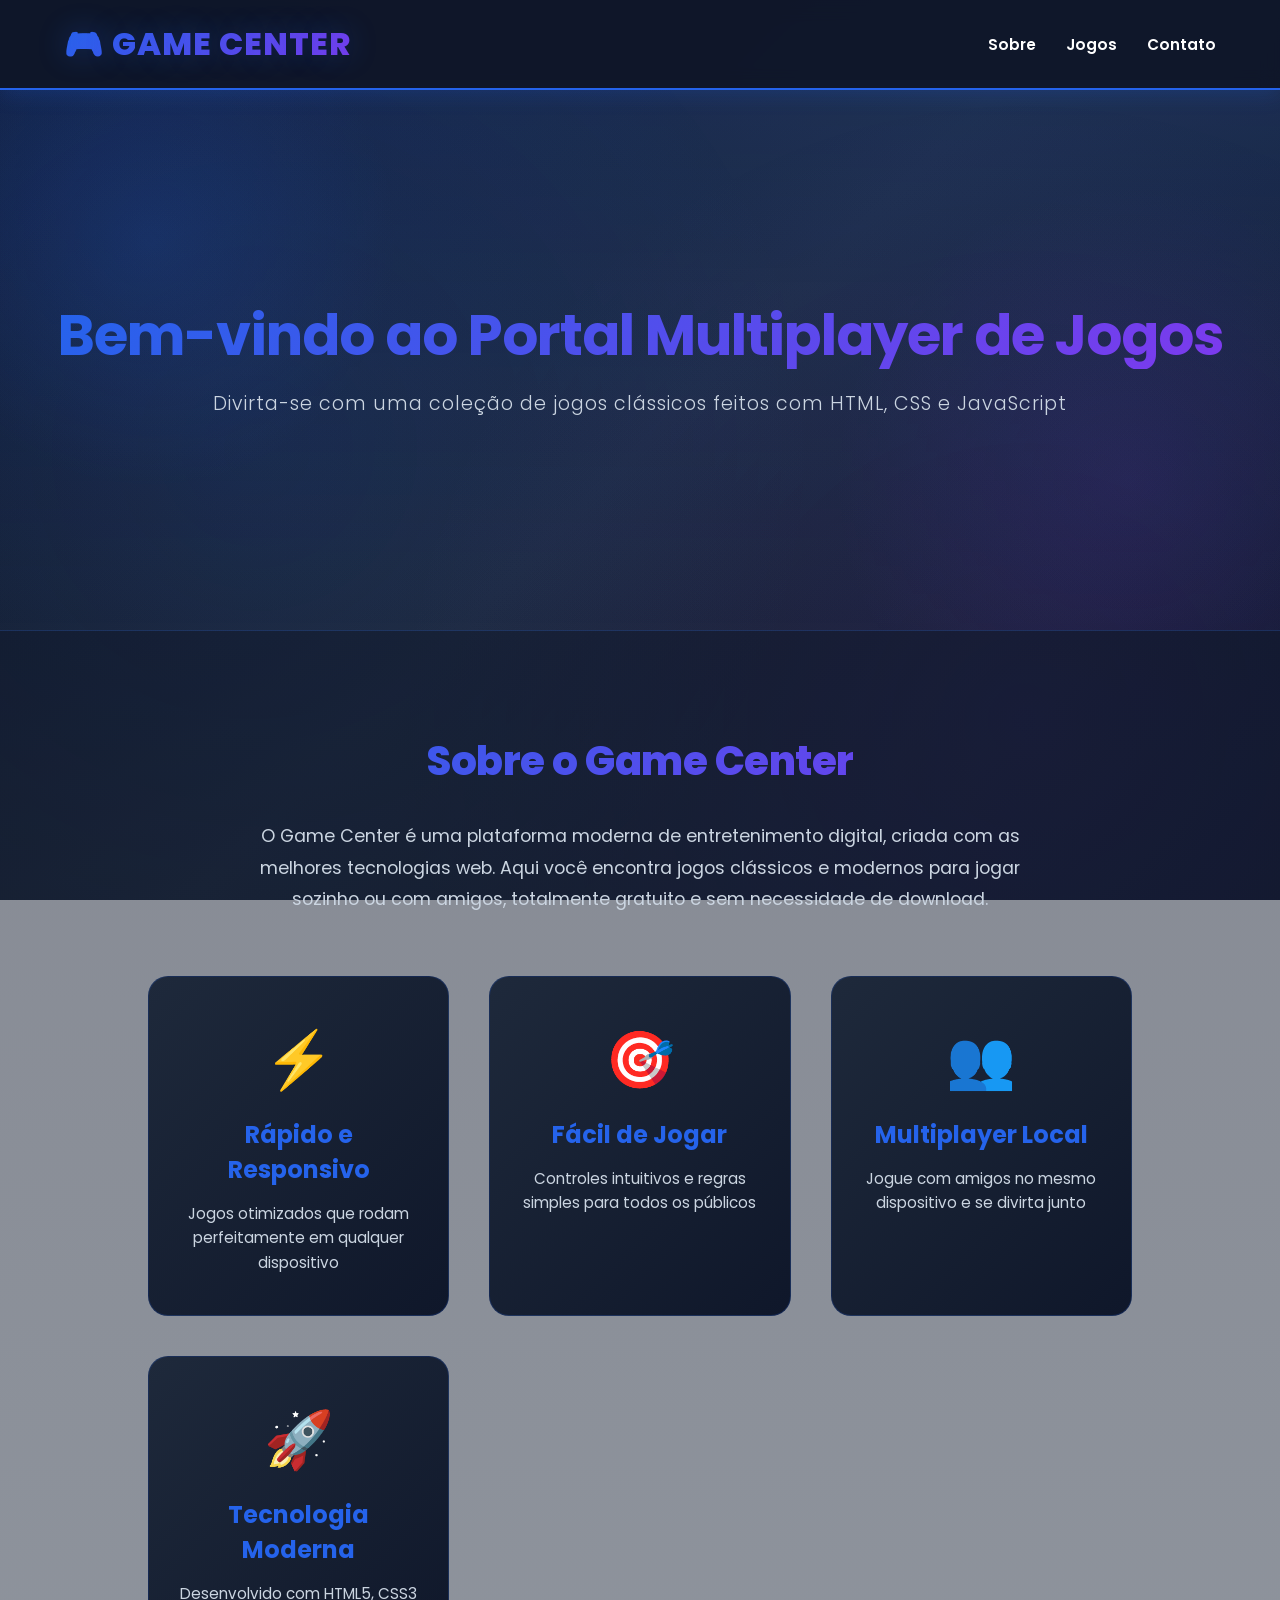
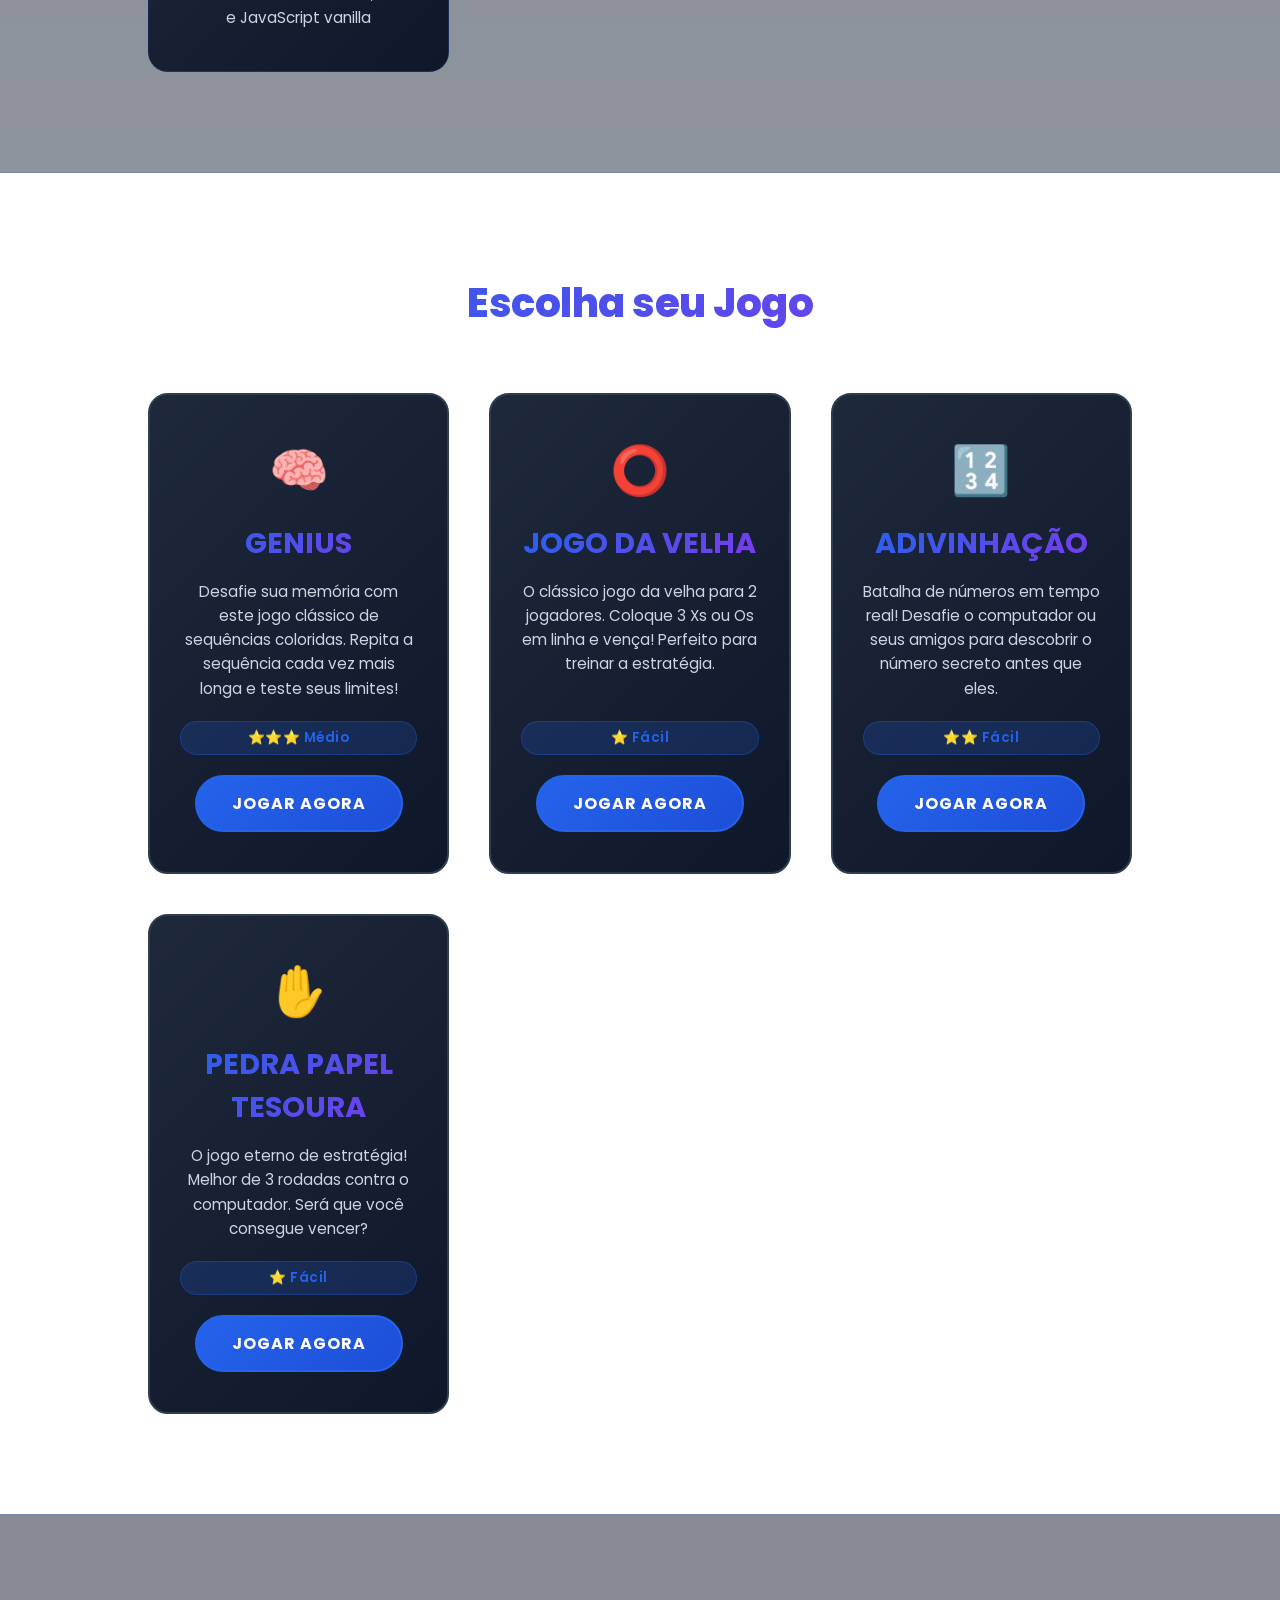
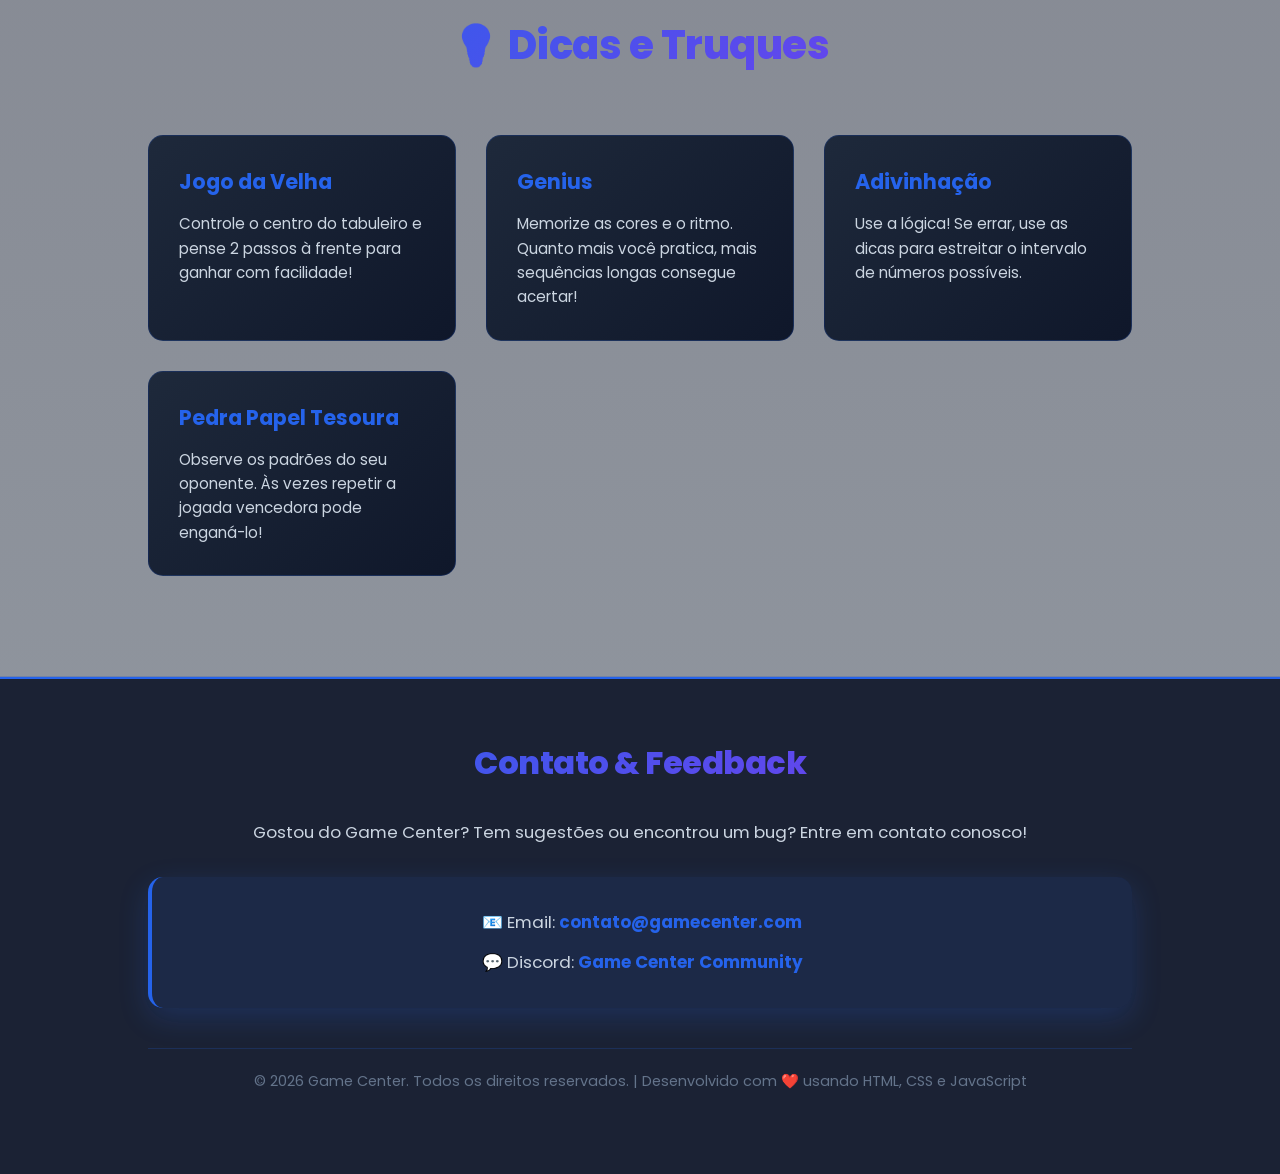
<file: index.html>
<!DOCTYPE html>
<html lang="pt-BR">
<head>
  <meta charset="UTF-8">
  <meta name="viewport" content="width=device-width, initial-scale=1.0">
  <title>Game Center - Portal de Jogos</title>
  <link rel="stylesheet" href="style.css">
  <link href="https://fonts.googleapis.com/css2?family=Poppins:wght@300;400;600;700&display=swap" rel="stylesheet">
</head>
<body>

<header>
  <h1>🎮 GAME CENTER</h1>

  <nav>
    <a href="#sobre">Sobre</a>
    <a href="#jogos">Jogos</a>
    <a href="#contato">Contato</a>
  </nav>
</header>

<section class="hero">
  <h2>Bem-vindo ao Portal Multiplayer de Jogos</h2>
  <p>Divirta-se com uma coleção de jogos clássicos feitos com HTML, CSS e JavaScript</p>
</section>

<!-- SEÇÃO SOBRE -->
<section class="about" id="sobre">
  <div class="container">
    <h2>Sobre o Game Center</h2>
    <p>O Game Center é uma plataforma moderna de entretenimento digital, criada com as melhores tecnologias web. Aqui você encontra jogos clássicos e modernos para jogar sozinho ou com amigos, totalmente gratuito e sem necessidade de download.</p>
    
    <div class="features">
      <div class="feature">
        <div class="icon">⚡</div>
        <h3>Rápido e Responsivo</h3>
        <p>Jogos otimizados que rodam perfeitamente em qualquer dispositivo</p>
      </div>
      <div class="feature">
        <div class="icon">🎯</div>
        <h3>Fácil de Jogar</h3>
        <p>Controles intuitivos e regras simples para todos os públicos</p>
      </div>
      <div class="feature">
        <div class="icon">👥</div>
        <h3>Multiplayer Local</h3>
        <p>Jogue com amigos no mesmo dispositivo e se divirta junto</p>
      </div>
      <div class="feature">
        <div class="icon">🚀</div>
        <h3>Tecnologia Moderna</h3>
        <p>Desenvolvido com HTML5, CSS3 e JavaScript vanilla</p>
      </div>
    </div>
  </div>
</section>

<!-- SEÇÃO DE JOGOS -->
<section class="games" id="jogos">
  <div class="container">
    <h2>Escolha seu Jogo</h2>
    
    <div class="games-grid">
      <div class="card">
        <div class="card-icon">🧠</div>
        <h3>GENIUS</h3>
        <p>Desafie sua memória com este jogo clássico de sequências coloridas. Repita a sequência cada vez mais longa e teste seus limites!</p>
        <div class="difficulty">⭐⭐⭐ Médio</div>
        <a href="genius/index.html">
          <button>JOGAR AGORA</button>
        </a>
      </div>

      <div class="card">
        <div class="card-icon">⭕</div>
        <h3>JOGO DA VELHA</h3>
        <p>O clássico jogo da velha para 2 jogadores. Coloque 3 Xs ou Os em linha e vença! Perfeito para treinar a estratégia.</p>
        <div class="difficulty">⭐ Fácil</div>
        <a href="jogo da velha/jogo-da-velha/index.html">
          <button>JOGAR AGORA</button>
        </a>
      </div>

      <div class="card">
        <div class="card-icon">🔢</div>
        <h3>ADIVINHAÇÃO</h3>
        <p>Batalha de números em tempo real! Desafie o computador ou seus amigos para descobrir o número secreto antes que eles.</p>
        <div class="difficulty">⭐⭐ Fácil</div>
        <a href="jogo adivinhação/index.html">
          <button>JOGAR AGORA</button>
        </a>
      </div>

      <div class="card">
        <div class="card-icon">✋</div>
        <h3>PEDRA PAPEL TESOURA</h3>
        <p>O jogo eterno de estratégia! Melhor de 3 rodadas contra o computador. Será que você consegue vencer?</p>
        <div class="difficulty">⭐ Fácil</div>
        <a href="pedra-papel-tesoura/index.html">
          <button>JOGAR AGORA</button>
        </a>
      </div>
    </div>
  </div>
</section>

<!-- SEÇÃO DE DICAS -->
<section class="tips" id="dicas">
  <div class="container">
    <h2>💡 Dicas e Truques</h2>
    <div class="tips-grid">
      <div class="tip-card">
        <h3>Jogo da Velha</h3>
        <p>Controle o centro do tabuleiro e pense 2 passos à frente para ganhar com facilidade!</p>
      </div>
      <div class="tip-card">
        <h3>Genius</h3>
        <p>Memorize as cores e o ritmo. Quanto mais você pratica, mais sequências longas consegue acertar!</p>
      </div>
      <div class="tip-card">
        <h3>Adivinhação</h3>
        <p>Use a lógica! Se errar, use as dicas para estreitar o intervalo de números possíveis.</p>
      </div>
      <div class="tip-card">
        <h3>Pedra Papel Tesoura</h3>
        <p>Observe os padrões do seu oponente. Às vezes repetir a jogada vencedora pode enganá-lo!</p>
      </div>
    </div>
  </div>
</section>

<!-- SEÇÃO DE CONTATO -->
<footer id="contato">
  <div class="container">
    <h2>Contato & Feedback</h2>
    <p>Gostou do Game Center? Tem sugestões ou encontrou um bug? Entre em contato conosco!</p>
    <div class="contact-info">
      <p>📧 Email: <strong>contato@gamecenter.com</strong></p>
      <p>💬 Discord: <strong>Game Center Community</strong></p>
    </div>
    <p class="footer-text">© 2026 Game Center. Todos os direitos reservados. | Desenvolvido com ❤️ usando HTML, CSS e JavaScript</p>
  </div>
</footer>

<script src="script.js"></script>
</body>
</html>
</file>
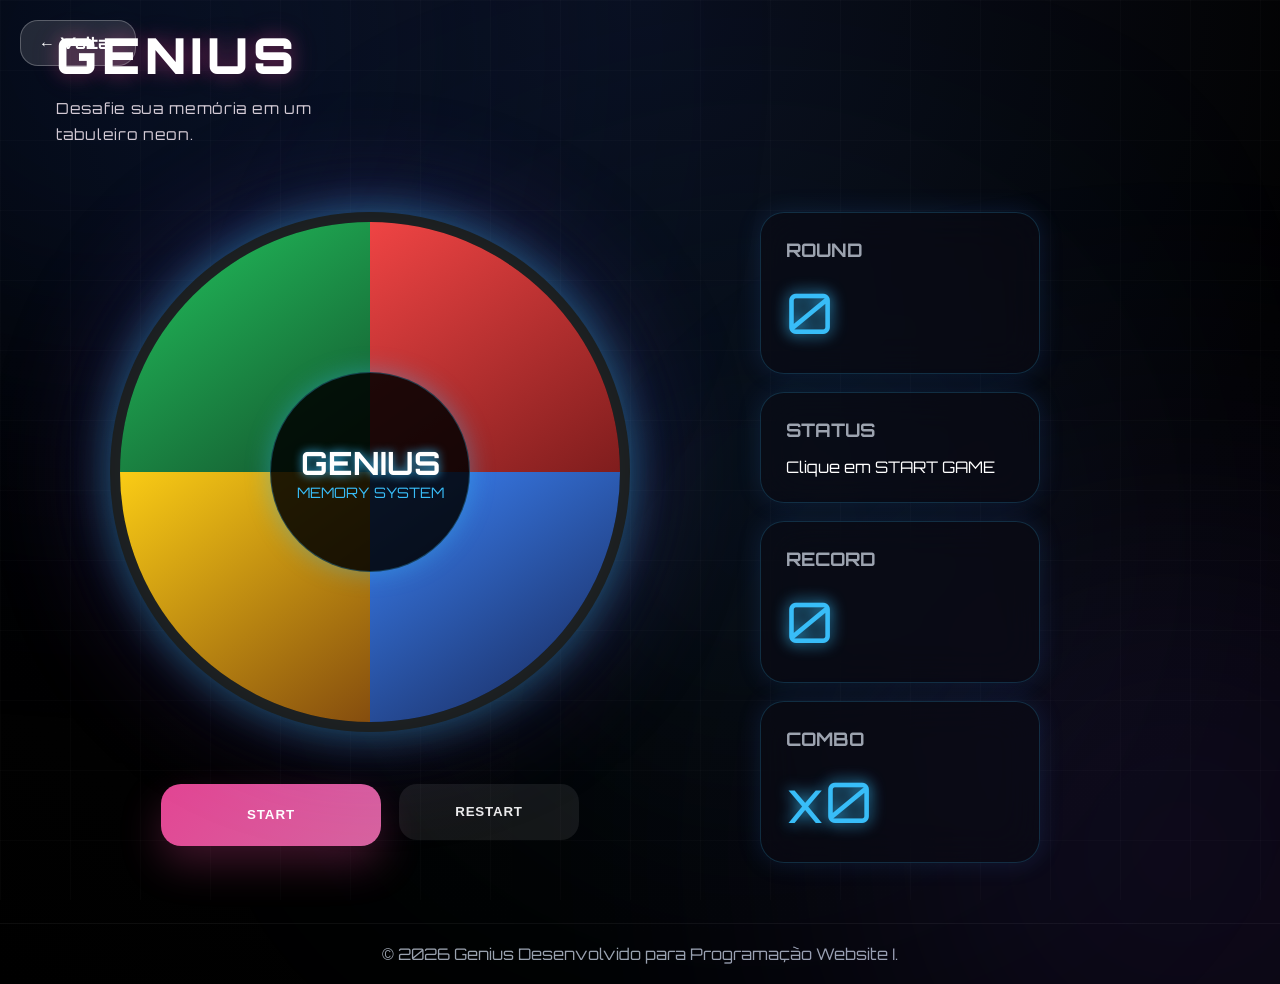
<file: genius/index.html>
<!DOCTYPE html>
<html lang="pt-BR">

<head>
  <meta charset="UTF-8" />
  <meta name="viewport" content="width=device-width, initial-scale=1.0" />

  <title>Genius</title>

  <link rel="stylesheet" href="style.css" />

  <link rel="preconnect" href="https://fonts.googleapis.com">
  <link rel="preconnect" href="https://fonts.gstatic.com" crossorigin>

  <link href="https://fonts.googleapis.com/css2?family=Orbitron:wght@400;500;700;800;900&display=swap"
    rel="stylesheet">
</head>

<body>

  <div class="bg-grid"></div>

  <a href="../" class="btn-voltar">← Voltar</a>

  <div class="neon neon1"></div>
  <div class="neon neon2"></div>
  <div class="neon neon3"></div>

  <header>

    <div class="logo">

      <h1>GENIUS</h1>
      <p class="tagline">Desafie sua memória em um tabuleiro neon.</p>

    </div>

  </header>

  <main>

    <section class="leftSide">

      <div class="boardWrapper">

        <div class="boardGlow"></div>

        <div class="board">

          <div class="pad green" data-color="green">
            <div class="padOverlay"></div>
          </div>

          <div class="pad red" data-color="red">
            <div class="padOverlay"></div>
          </div>

          <div class="pad yellow" data-color="yellow">
            <div class="padOverlay"></div>
          </div>

          <div class="pad blue" data-color="blue">
            <div class="padOverlay"></div>
          </div>

          <div class="center">

            <div class="centerGlow"></div>

            <h2>GENIUS</h2>

            <p>MEMORY SYSTEM</p>

            <div class="miniLights">

              <span class="light active"></span>
              <span class="light"></span>
              <span class="light"></span>

            </div>

          </div>

        </div>

      </div>

      <div class="controlGroup">

        <button id="startBtn" class="primaryBtn">
          <span>START</span>
        </button>

        <button id="restartMainBtn" class="secondaryBtn">
          <span>RESTART</span>
        </button>

      </div>

    </section>

    <section class="rightSide">

      <div class="statsContainer">

        <div class="card glass">

          <div class="topLine"></div>

          <h3>ROUND</h3>

          <span id="round">0</span>

        </div>

        <div class="card glass">

          <div class="topLine"></div>

          <h3>STATUS</h3>

          <p id="message">Clique em START GAME</p>

        </div>

        <div class="card glass">

          <div class="topLine"></div>

          <h3>RECORD</h3>

          <span id="record">0</span>

        </div>

        <div class="card glass comboCard">

          <div class="topLine"></div>

          <h3>COMBO</h3>

          <span id="combo">x0</span>

        </div>

      </div>

    </section>

  </main>

  <footer>

    <p>
      © 2026 <span>Genius</span>
      Desenvolvido para Programação Website I.
    </p>

  </footer>

  <div class="gameOver hidden" id="gameOver">

    <div class="gameBox">

      <div class="dangerGlow"></div>

      <h2>GAME OVER</h2>

      <p id="finalText"></p>

      <button id="restartBtn">

        PLAY AGAIN

      </button>

    </div>

  </div>

  <audio id="greenSound"
    src="https://s3.amazonaws.com/freecodecamp/simonSound1.mp3"></audio>

  <audio id="redSound"
    src="https://s3.amazonaws.com/freecodecamp/simonSound2.mp3"></audio>

  <audio id="yellowSound"
    src="https://s3.amazonaws.com/freecodecamp/simonSound3.mp3"></audio>

  <audio id="blueSound"
    src="https://s3.amazonaws.com/freecodecamp/simonSound4.mp3"></audio>

  <script src="script.js"></script>

</body>

</html>
</file>
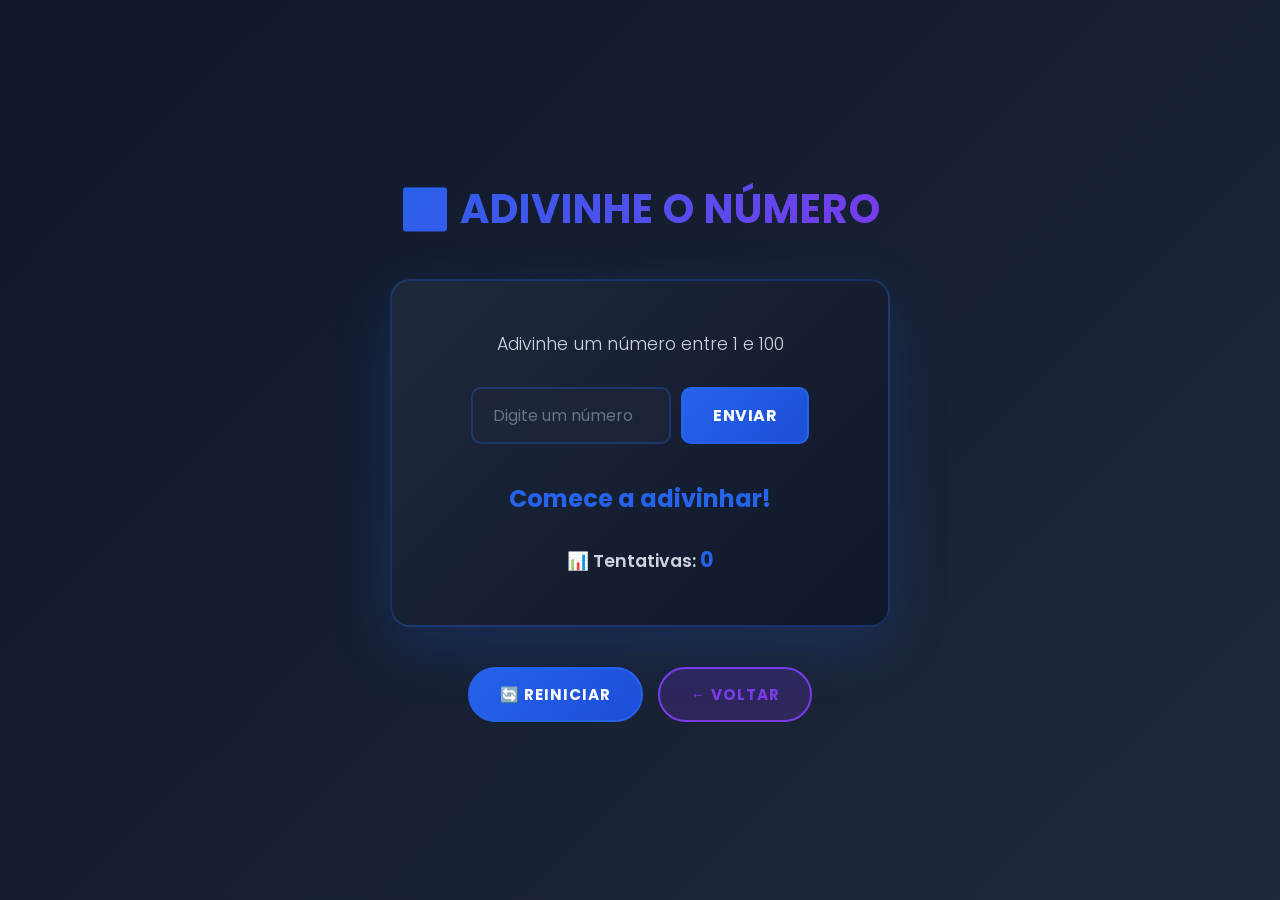
<file: jogo adivinhação/index.html>
<!DOCTYPE html>
<html lang="pt-br">
<head>
  <meta charset="UTF-8">
  <meta name="viewport" content="width=device-width, initial-scale=1.0">
  <title>Jogo de Adivinhação</title>
  <link rel="stylesheet" href="style.css">
  <link href="https://fonts.googleapis.com/css2?family=Poppins:wght@300;400;600;700&display=swap" rel="stylesheet">
</head>
<body>

<div class="container">
  <h1>🔢 ADIVINHE O NÚMERO</h1>
  
  <div class="game-box">
    <p class="info">Adivinhe um número entre 1 e 100</p>
    
    <div class="input-group">
      <input type="number" id="guess" placeholder="Digite um número..." min="1" max="100">
      <button onclick="checkGuess()" class="btn-submit">ENVIAR</button>
    </div>

    <h2 id="message">Comece a adivinhar!</h2>
    <p class="stats">📊 Tentativas: <span id="tries">0</span></p>
  </div>

  <div class="button-group">
    <button onclick="restartGame()" class="btn-restart">🔄 REINICIAR</button>
    <a href="../../index.html" class="btn-back">← VOLTAR</a>
  </div>
</div>

<script src="script.js"></script>
</body>
</html>
</file>
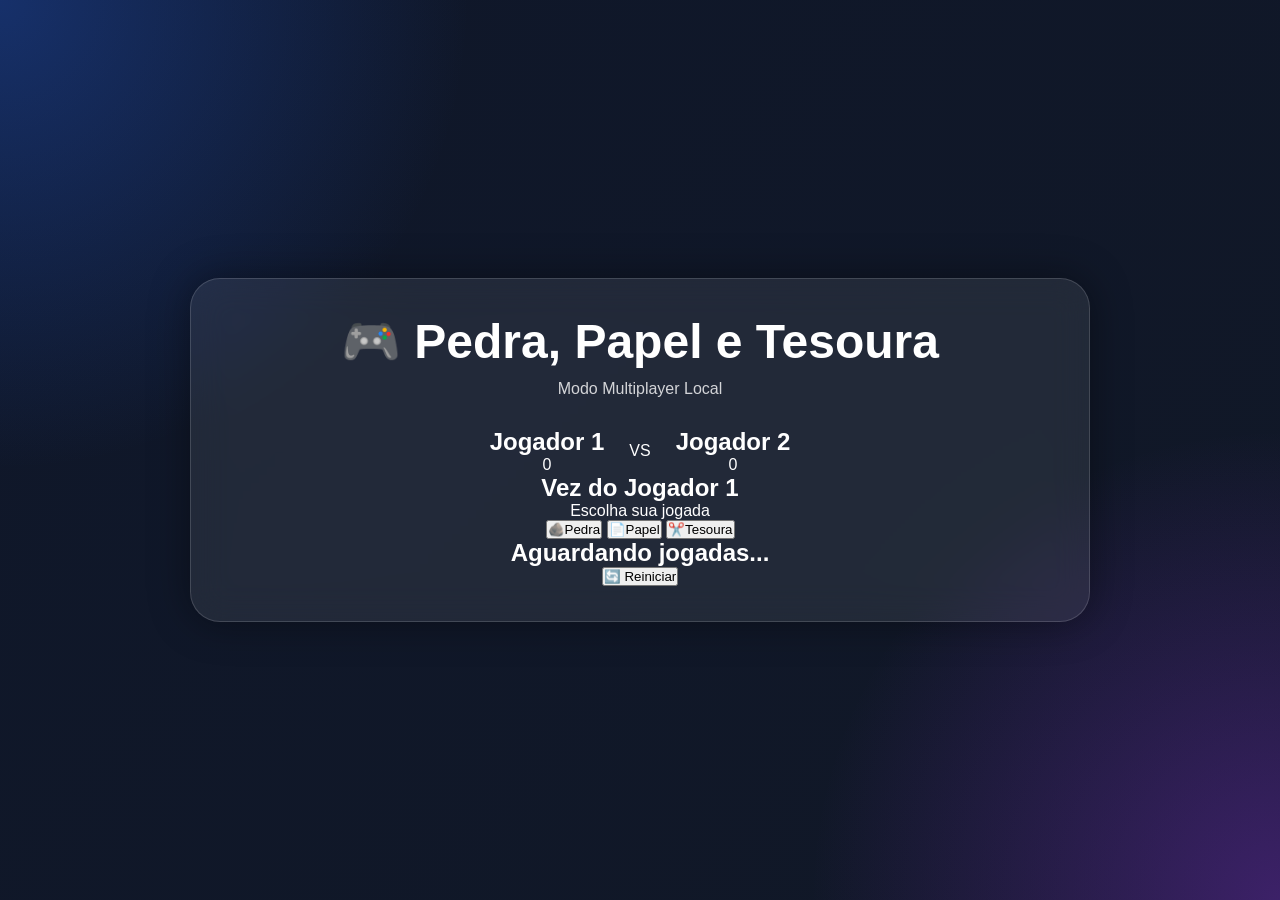
<file: pedra papel e tesoura/index.html>
<!DOCTYPE html>
<html lang="pt-BR">
<head>
  <meta charset="UTF-8" />
  <meta name="viewport" content="width=device-width, initial-scale=1.0" />
  <title>JokenPô Multiplayer</title>
  <link rel="stylesheet" href="style.css" />
</head>
<body>

  <div class="background"></div>

  <main class="game-container">
    <h1>🎮 Pedra, Papel e Tesoura</h1>
    <p class="subtitulo">Modo Multiplayer Local</p>

    <div class="scoreboard">
      <div class="score-card jogador1">
        <h2>Jogador 1</h2>
        <span id="score1">0</span>
      </div>

      <div class="vs">VS</div>

      <div class="score-card jogador2">
        <h2>Jogador 2</h2>
        <span id="score2">0</span>
      </div>
    </div>

    <div class="round-box">
      <h2 id="turno">Vez do Jogador 1</h2>
      <p id="mensagem">Escolha sua jogada</p>
    </div>

    <div class="choices">
      <button class="choice" data-choice="pedra">🪨<span>Pedra</span></button>
      <button class="choice" data-choice="papel">📄<span>Papel</span></button>
      <button class="choice" data-choice="tesoura">✂️<span>Tesoura</span></button>
    </div>

    <div class="result-box">
      <h2 id="resultado">Aguardando jogadas...</h2>
    </div>

    <div class="buttons">
      <button id="reset">🔄 Reiniciar</button>
    </div>
</html>
</file>
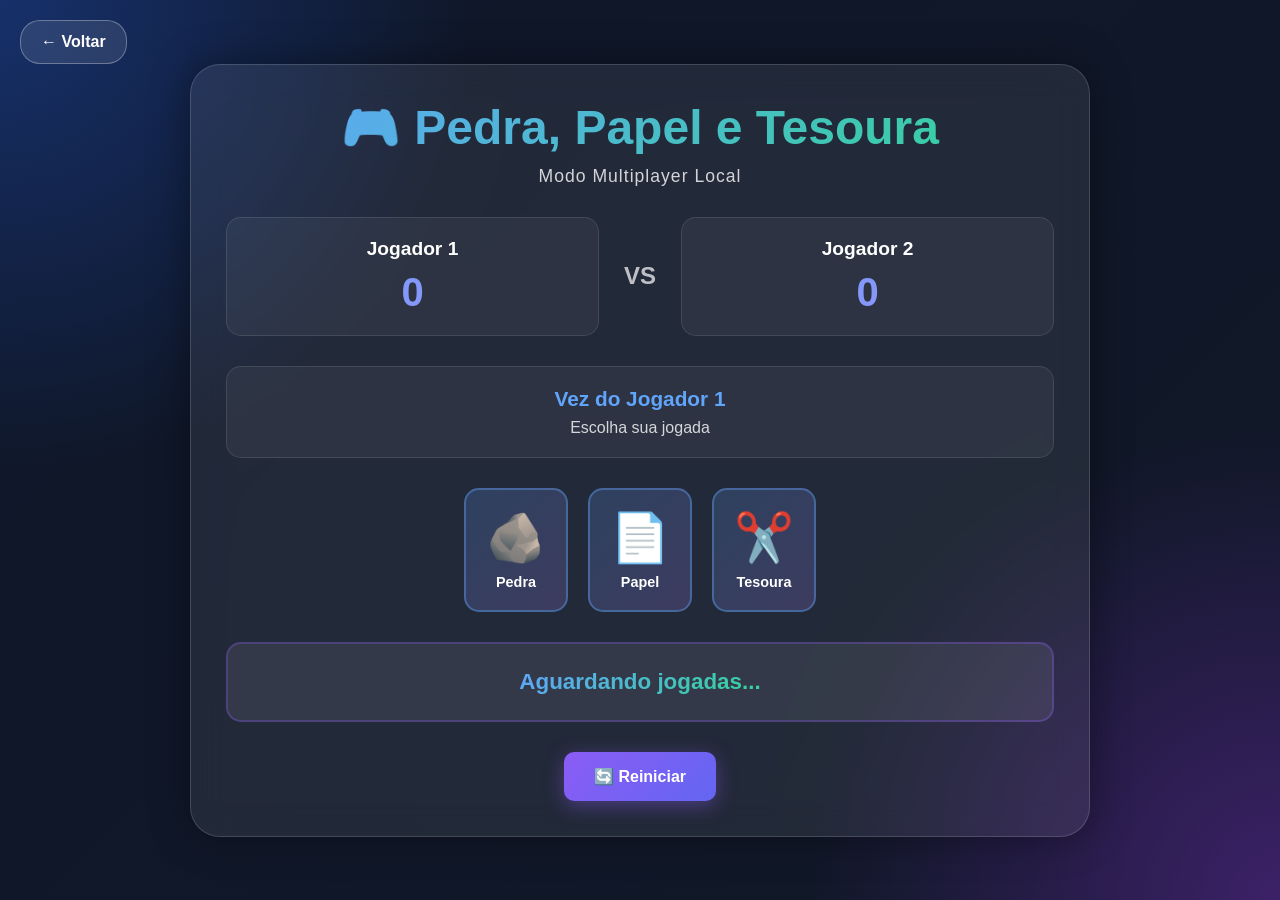
<file: pedra-papel-tesoura/index.html>
<!DOCTYPE html>
<html lang="pt-BR">
<head>
  <meta charset="UTF-8" />
  <meta name="viewport" content="width=device-width, initial-scale=1.0" />
  <title>JokenPô Multiplayer</title>
  <link rel="stylesheet" href="style.css" />
</head>
<body>

  <div class="background"></div>

  <a href="../" class="btn-voltar">← Voltar</a>

  <main class="game-container">
    <h1>🎮 Pedra, Papel e Tesoura</h1>
    <p class="subtitulo">Modo Multiplayer Local</p>

    <div class="scoreboard">
      <div class="score-card jogador1">
        <h2>Jogador 1</h2>
        <span id="score1">0</span>
      </div>

      <div class="vs">VS</div>

      <div class="score-card jogador2">
        <h2>Jogador 2</h2>
        <span id="score2">0</span>
      </div>
    </div>

    <div class="round-box">
      <h2 id="turno">Vez do Jogador 1</h2>
      <p id="mensagem">Escolha sua jogada</p>
    </div>

    <div class="choices">
      <button class="choice" data-choice="pedra">🪨<span>Pedra</span></button>
      <button class="choice" data-choice="papel">📄<span>Papel</span></button>
      <button class="choice" data-choice="tesoura">✂️<span>Tesoura</span></button>
    </div>

    <div class="result-box">
      <h2 id="resultado">Aguardando jogadas...</h2>
    </div>

    <div class="buttons">
      <button id="reset">🔄 Reiniciar</button>
      <button id="passTurn" class="secondaryBtn hidden">PASSAR PARA JOGADOR 2</button>
    </div>
  </main>

  <script src="script.js"></script>
</body>
</html>
</file>
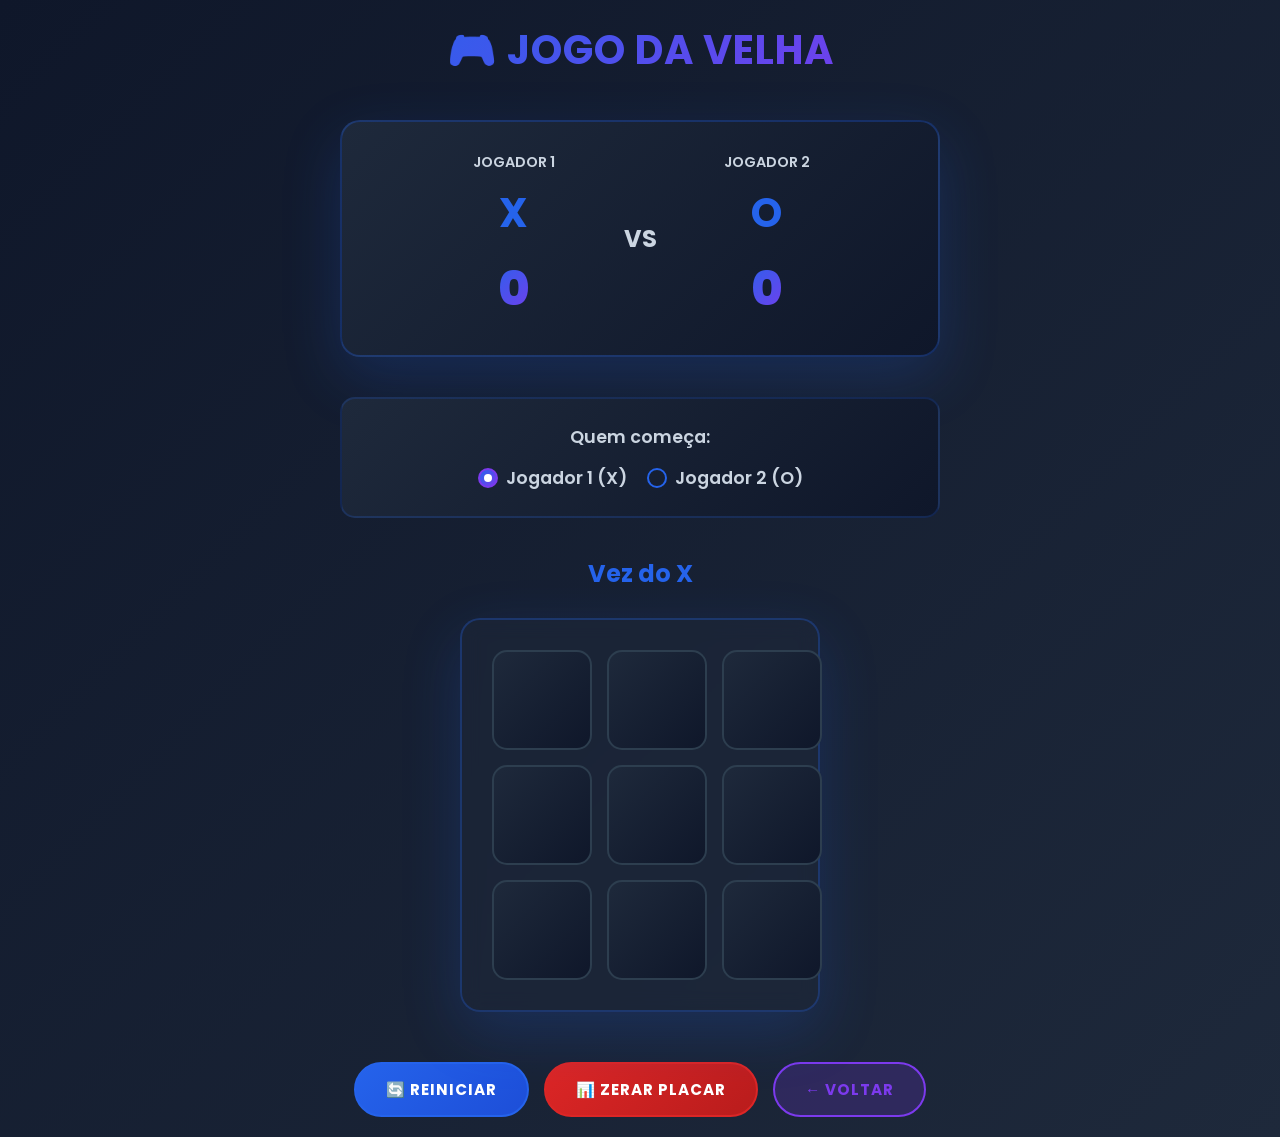
<file: jogo da velha/jogo-da-velha/index.html>
<!DOCTYPE html>
<html lang="pt-br">
<head>
  <meta charset="UTF-8">
  <meta name="viewport" content="width=device-width, initial-scale=1.0">
  <title>Jogo da Velha</title>
  <link rel="stylesheet" href="style.css">
  <link href="https://fonts.googleapis.com/css2?family=Poppins:wght@300;400;600;700&display=swap" rel="stylesheet">
</head>
<body>

<div class="container">
  <h1>🎮 JOGO DA VELHA</h1>

  <!-- PLACAR -->
  <div class="scoreboard">
    <div class="player player1">
      <div class="player-name">JOGADOR 1</div>
      <div class="player-symbol">X</div>
      <div class="player-score" id="scoreX">0</div>
    </div>

    <div class="vs">VS</div>

    <div class="player player2">
      <div class="player-name">JOGADOR 2</div>
      <div class="player-symbol">O</div>
      <div class="player-score" id="scoreO">0</div>
    </div>
  </div>

  <!-- OPÇÕES DO JOGO -->
  <div class="game-options">
    <div class="option-group">
      <label>Quem começa:</label>
      <div class="radio-group">
        <label class="radio-label">
          <input type="radio" name="startingPlayer" value="X" checked>
          <span class="radio-custom"></span>
          Jogador 1 (X)
        </label>
        <label class="radio-label">
          <input type="radio" name="startingPlayer" value="O">
          <span class="radio-custom"></span>
          Jogador 2 (O)
        </label>
      </div>
    </div>
  </div>

  <h2 id="status">Vez do X</h2>

  <div class="board">
    <div class="cell"></div>
    <div class="cell"></div>
    <div class="cell"></div>
    <div class="cell"></div>
    <div class="cell"></div>
    <div class="cell"></div>
    <div class="cell"></div>
    <div class="cell"></div>
    <div class="cell"></div>
  </div>

  <div class="button-group">
    <button onclick="restartGame()" class="btn-restart">🔄 REINICIAR</button>
    <button onclick="resetScoreboard()" class="btn-reset-score">📊 ZERAR PLACAR</button>
    <a href="../../index.html" class="btn-back">← VOLTAR</a>
  </div>
</div>

<script src="script.js"></script>
</body>
</html>
</file>
<file: style.css>
* {
  margin: 0;
  padding: 0;
  box-sizing: border-box;
}

@keyframes fadeInUp {
  from {
    opacity: 0;
    transform: translateY(30px);
  }
  to {
    opacity: 1;
    transform: translateY(0);
  }
}

@keyframes slideInDown {
  from {
    opacity: 0;
    transform: translateY(-20px);
  }
  to {
    opacity: 1;
    transform: translateY(0);
  }
}

@keyframes pulse {
  0%, 100% {
    opacity: 1;
  }
  50% {
    opacity: 0.8;
  }
}

@keyframes glow {
  0%, 100% {
    box-shadow: 0 0 20px rgba(37, 99, 235, 0.3);
  }
  50% {
    box-shadow: 0 0 40px rgba(37, 99, 235, 0.6);
  }
}

body {
  font-family: 'Poppins', sans-serif;
  background: linear-gradient(135deg, #0f172a 0%, #1e293b 50%, #0f172a 100%);
  background-attachment: fixed;
  color: #e2e8f0;
  min-height: 100vh;
  overflow-x: hidden;
}

body::before {
  content: '';
  position: fixed;
  top: 0;
  left: 0;
  right: 0;
  bottom: 0;
  background: radial-gradient(circle at 20% 50%, rgba(37, 99, 235, 0.1) 0%, transparent 50%),
              radial-gradient(circle at 80% 80%, rgba(124, 58, 237, 0.1) 0%, transparent 50%);
  pointer-events: none;
  z-index: -1;
}

.container {
  max-width: 1200px;
  margin: 0 auto;
  padding: 0 20px;
}

/* HEADER */
header {
  background: rgba(15, 23, 42, 0.95);
  backdrop-filter: blur(20px);
  padding: 20px 5%;
  display: flex;
  justify-content: space-between;
  align-items: center;
  border-bottom: 2px solid #2563eb;
  box-shadow: 0 8px 32px rgba(37, 99, 235, 0.25);
  position: sticky;
  top: 0;
  z-index: 100;
  animation: slideInDown 0.6s ease;
}

header h1 {
  font-size: 2.2rem;
  background: linear-gradient(135deg, #2563eb 0%, #7c3aed 100%);
  -webkit-background-clip: text;
  -webkit-text-fill-color: transparent;
  background-clip: text;
  font-weight: 800;
  letter-spacing: 1px;
  text-shadow: 0 0 30px rgba(37, 99, 235, 0.3);
}

nav {
  display: flex;
  gap: 40px;
  align-items: center;
}

nav a {
  color: #e2e8f0;
  text-decoration: none;
  font-weight: 600;
  transition: all 0.3s ease;
  position: relative;
  font-size: 0.95rem;
}

nav a:hover {
  color: #2563eb;
}

nav a::before {
  content: '';
  position: absolute;
  bottom: -8px;
  left: 0;
  width: 0;
  height: 2px;
  background: linear-gradient(90deg, #2563eb, #7c3aed);
  transition: width 0.3s ease;
}

nav a:hover::before {
  width: 100%;
}

/* HERO */
.hero {
  height: 65vh;
  display: flex;
  flex-direction: column;
  justify-content: center;
  align-items: center;
  text-align: center;
  background: linear-gradient(180deg, rgba(37, 99, 235, 0.2) 0%, transparent 100%);
  padding: 60px 20px;
  position: relative;
  overflow: hidden;
  animation: fadeInUp 0.8s ease;
}

.hero::before {
  content: '';
  position: absolute;
  width: 500px;
  height: 500px;
  background: radial-gradient(circle, rgba(37, 99, 235, 0.15) 0%, transparent 70%);
  border-radius: 50%;
  top: -100px;
  left: -100px;
  animation: pulse 4s ease-in-out infinite;
}

.hero::after {
  content: '';
  position: absolute;
  width: 600px;
  height: 600px;
  background: radial-gradient(circle, rgba(124, 58, 237, 0.1) 0%, transparent 70%);
  border-radius: 50%;
  bottom: -150px;
  right: -150px;
  animation: pulse 5s ease-in-out infinite;
}

.hero h2 {
  font-size: 4rem;
  margin-bottom: 20px;
  background: linear-gradient(135deg, #2563eb 0%, #7c3aed 50%, #2563eb 100%);
  -webkit-background-clip: text;
  -webkit-text-fill-color: transparent;
  background-clip: text;
  font-weight: 800;
  letter-spacing: -1px;
  line-height: 1.2;
  position: relative;
  z-index: 1;
}

.hero p {
  font-size: 1.3rem;
  color: #cbd5e1;
  font-weight: 300;
  letter-spacing: 1px;
  position: relative;
  z-index: 1;
}

/* SEÇÃO ABOUT */
.about {
  padding: 120px 10%;
  background: linear-gradient(180deg, rgba(15, 23, 42, 0.7) 0%, rgba(30, 41, 59, 0.7) 100%);
  border-top: 1px solid rgba(37, 99, 235, 0.2);
  border-bottom: 1px solid rgba(37, 99, 235, 0.2);
  animation: fadeInUp 1s ease;
}

.about h2 {
  font-size: 3rem;
  text-align: center;
  margin-bottom: 40px;
  background: linear-gradient(135deg, #2563eb 0%, #7c3aed 100%);
  -webkit-background-clip: text;
  -webkit-text-fill-color: transparent;
  background-clip: text;
  font-weight: 800;
  letter-spacing: -0.5px;
}

.about > .container > p {
  text-align: center;
  font-size: 1.15rem;
  color: #cbd5e1;
  margin-bottom: 80px;
  line-height: 1.9;
  max-width: 900px;
  margin-left: auto;
  margin-right: auto;
}

.features {
  display: grid;
  grid-template-columns: repeat(auto-fit, minmax(250px, 1fr));
  gap: 50px;
  margin-top: 60px;
}

.feature {
  background: linear-gradient(135deg, rgba(30, 41, 59, 0.8) 0%, rgba(15, 23, 42, 0.8) 100%);
  padding: 50px 40px;
  border-radius: 20px;
  border: 2px solid rgba(37, 99, 235, 0.2);
  text-align: center;
  transition: all 0.4s cubic-bezier(0.23, 1, 0.320, 1);
  position: relative;
  overflow: hidden;
  animation: fadeInUp 1.2s ease;
}

.feature::before {
  content: '';
  position: absolute;
  top: 0;
  left: -100%;
  width: 100%;
  height: 100%;
  background: linear-gradient(90deg, transparent, rgba(37, 99, 235, 0.2), transparent);
  transition: left 0.5s ease;
}

.feature:hover::before {
  left: 100%;
}

.feature:hover {
  transform: translateY(-15px) scale(1.05);
  border-color: #2563eb;
  box-shadow: 0 25px 50px rgba(37, 99, 235, 0.3), inset 0 0 20px rgba(37, 99, 235, 0.1);
}

.feature .icon {
  font-size: 4rem;
  margin-bottom: 20px;
  animation: pulse 2s ease-in-out infinite;
}

.feature h3 {
  font-size: 1.5rem;
  margin-bottom: 15px;
  color: #2563eb;
  font-weight: 700;
}

.feature p {
  color: #cbd5e1;
  font-size: 0.95rem;
  line-height: 1.7;
}

/* SEÇÃO GAMES */
.games {
  padding: 120px 10%;
}

.games h2 {
  font-size: 3rem;
  text-align: center;
  margin-bottom: 80px;
  background: linear-gradient(135deg, #2563eb 0%, #7c3aed 100%);
  -webkit-background-clip: text;
  -webkit-text-fill-color: transparent;
  background-clip: text;
  font-weight: 800;
  letter-spacing: -0.5px;
  animation: fadeInUp 1s ease;
}

.games-grid {
  display: grid;
  grid-template-columns: repeat(auto-fit, minmax(280px, 1fr));
  gap: 50px;
  animation: fadeInUp 1.2s ease;
}

.card {
  background: linear-gradient(135deg, #1e293b 0%, #0f172a 100%);
  border-radius: 20px;
  padding: 45px 35px;
  text-align: center;
  transition: all 0.4s cubic-bezier(0.23, 1, 0.320, 1);
  border: 2px solid #2d3e4f;
  position: relative;
  overflow: hidden;
  display: flex;
  flex-direction: column;
  justify-content: space-between;
  min-height: 450px;
}

.card::before {
  content: '';
  position: absolute;
  top: -50%;
  left: -50%;
  width: 200%;
  height: 200%;
  background: radial-gradient(circle, rgba(37, 99, 235, 0.3) 0%, transparent 70%);
  opacity: 0;
  transition: opacity 0.5s ease;
}

.card::after {
  content: '';
  position: absolute;
  top: 0;
  left: -100%;
  width: 100%;
  height: 100%;
  background: linear-gradient(90deg, transparent, rgba(37, 99, 235, 0.2), transparent);
  transition: left 0.5s ease;
}

.card:hover::before {
  opacity: 1;
}

.card:hover::after {
  left: 100%;
}

.card:hover {
  transform: translateY(-20px) scale(1.02);
  box-shadow: 0 30px 60px rgba(37, 99, 235, 0.5), 
              0 0 40px rgba(124, 58, 237, 0.3),
              inset 0 0 20px rgba(37, 99, 235, 0.1);
  border-color: #2563eb;
}

.card-icon {
  font-size: 4rem;
  margin-bottom: 20px;
  animation: pulse 2s ease-in-out infinite;
}

.card h3 {
  margin-bottom: 15px;
  font-size: 1.9rem;
  background: linear-gradient(135deg, #2563eb 0%, #7c3aed 100%);
  -webkit-background-clip: text;
  -webkit-text-fill-color: transparent;
  background-clip: text;
  font-weight: 800;
}

.card p {
  margin-bottom: 25px;
  color: #cbd5e1;
  font-size: 0.95rem;
  line-height: 1.7;
  flex-grow: 1;
}

.difficulty {
  display: inline-block;
  padding: 8px 16px;
  background: linear-gradient(135deg, rgba(37, 99, 235, 0.2) 0%, rgba(124, 58, 237, 0.2) 100%);
  border: 1px solid rgba(37, 99, 235, 0.3);
  border-radius: 25px;
  font-size: 0.85rem;
  color: #2563eb;
  margin-bottom: 25px;
  font-weight: 700;
  letter-spacing: 0.5px;
}

.card a {
  text-decoration: none;
}

button {
  border: 2px solid #2563eb;
  padding: 14px 35px;
  border-radius: 50px;
  background: linear-gradient(135deg, #2563eb 0%, #1d4ed8 100%);
  color: white;
  cursor: pointer;
  font-weight: 700;
  font-size: 1rem;
  transition: all 0.3s cubic-bezier(0.23, 1, 0.320, 1);
  text-transform: uppercase;
  letter-spacing: 1px;
  position: relative;
  overflow: hidden;
  font-family: 'Poppins', sans-serif;
}

button::before {
  content: '';
  position: absolute;
  top: 0;
  left: -100%;
  width: 100%;
  height: 100%;
  background: linear-gradient(135deg, #7c3aed 0%, #2563eb 100%);
  transition: left 0.3s ease;
  z-index: -1;
}

button:hover {
  transform: translateY(-3px);
  box-shadow: 0 15px 35px rgba(37, 99, 235, 0.5), 0 0 20px rgba(124, 58, 237, 0.3);
  border-color: #7c3aed;
}

button:hover::before {
  left: 0;
}

button:active {
  transform: translateY(-1px);
}

/* SEÇÃO TIPS */
.tips {
  padding: 120px 10%;
  background: linear-gradient(180deg, rgba(15, 23, 42, 0.7) 0%, rgba(30, 41, 59, 0.7) 100%);
  border-top: 1px solid rgba(37, 99, 235, 0.2);
  border-bottom: 1px solid rgba(37, 99, 235, 0.2);
  animation: fadeInUp 1.3s ease;
}

.tips h2 {
  font-size: 3rem;
  text-align: center;
  margin-bottom: 80px;
  background: linear-gradient(135deg, #2563eb 0%, #7c3aed 100%);
  -webkit-background-clip: text;
  -webkit-text-fill-color: transparent;
  background-clip: text;
  font-weight: 800;
  letter-spacing: -0.5px;
}

.tips-grid {
  display: grid;
  grid-template-columns: repeat(auto-fit, minmax(250px, 1fr));
  gap: 40px;
}

.tip-card {
  background: linear-gradient(135deg, #1e293b 0%, #0f172a 100%);
  padding: 35px 30px;
  border-radius: 15px;
  border: 2px solid rgba(37, 99, 235, 0.2);
  transition: all 0.4s cubic-bezier(0.23, 1, 0.320, 1);
  position: relative;
  overflow: hidden;
  animation: fadeInUp 1.4s ease;
}

.tip-card::before {
  content: '';
  position: absolute;
  top: 0;
  left: -100%;
  width: 100%;
  height: 100%;
  background: linear-gradient(90deg, transparent, rgba(37, 99, 235, 0.15), transparent);
  transition: left 0.5s ease;
}

.tip-card:hover::before {
  left: 100%;
}

.tip-card:hover {
  transform: translateY(-10px);
  border-color: #2563eb;
  box-shadow: 0 20px 45px rgba(37, 99, 235, 0.3), inset 0 0 15px rgba(37, 99, 235, 0.05);
}

.tip-card h3 {
  color: #2563eb;
  margin-bottom: 15px;
  font-size: 1.4rem;
  font-weight: 700;
}

.tip-card p {
  color: #cbd5e1;
  line-height: 1.7;
  font-size: 0.95rem;
}

/* FOOTER */
footer {
  background: rgba(15, 23, 42, 0.95);
  border-top: 2px solid #2563eb;
  padding: 80px 10%;
  text-align: center;
  animation: fadeInUp 1.5s ease;
}

footer h2 {
  font-size: 2.5rem;
  margin-bottom: 40px;
  background: linear-gradient(135deg, #2563eb 0%, #7c3aed 100%);
  -webkit-background-clip: text;
  -webkit-text-fill-color: transparent;
  background-clip: text;
  font-weight: 800;
  letter-spacing: -0.5px;
}

footer p {
  color: #cbd5e1;
  line-height: 1.9;
  margin-bottom: 25px;
  font-size: 1.05rem;
}

.contact-info {
  margin: 40px 0;
  padding: 30px;
  background: linear-gradient(135deg, rgba(37, 99, 235, 0.15) 0%, rgba(124, 58, 237, 0.1) 100%);
  border-radius: 20px;
  border-left: 4px solid #2563eb;
  box-shadow: 0 10px 30px rgba(37, 99, 235, 0.2);
}

.contact-info p {
  margin: 12px 0;
  font-size: 1.05rem;
}

.contact-info p strong {
  color: #2563eb;
}

.footer-text {
  margin-top: 50px;
  padding-top: 30px;
  border-top: 1px solid rgba(37, 99, 235, 0.2);
  font-size: 0.9rem;
  color: #64748b;
}

/* RESPONSIVIDADE */
@media (max-width: 768px) {
  header {
    flex-direction: column;
    gap: 20px;
    padding: 20px 15px;
  }

  header h1 {
    font-size: 1.6rem;
  }

  nav {
    gap: 20px;
    flex-wrap: wrap;
    justify-content: center;
  }

  nav a {
    font-size: 0.85rem;
  }

  .hero {
    height: 50vh;
    padding: 40px 15px;
  }

  .hero h2 {
    font-size: 2.5rem;
  }

  .hero p {
    font-size: 1.05rem;
  }

  .about,
  .games,
  .tips {
    padding: 80px 5%;
  }

  .about h2,
  .games h2,
  .tips h2 {
    font-size: 2.2rem;
    margin-bottom: 50px;
  }

  .features,
  .games-grid,
  .tips-grid {
    gap: 35px;
  }

  .feature,
  .card,
  .tip-card {
    padding: 35px 25px;
  }

  .card {
    min-height: auto;
  }

  .card h3 {
    font-size: 1.5rem;
  }

  .feature .icon,
  .card-icon {
    font-size: 3rem;
  }

  button {
    padding: 12px 28px;
    font-size: 0.9rem;
  }

  footer {
    padding: 60px 5%;
  }

  footer h2 {
    font-size: 2rem;
  }
}

@media (max-width: 480px) {
  header h1 {
    font-size: 1.3rem;
  }

  nav {
    gap: 12px;
  }

  nav a {
    font-size: 0.7rem;
  }

  .hero h2 {
    font-size: 1.8rem;
  }

  .hero p {
    font-size: 0.9rem;
  }

  .about h2,
  .games h2,
  .tips h2 {
    font-size: 1.8rem;
  }

  .about > .container > p,
  footer p {
    font-size: 1rem;
  }

  .feature .icon,
  .card-icon {
    font-size: 2.5rem;
  }

  .card h3 {
    font-size: 1.3rem;
  }

  .feature h3,
  .tip-card h3 {
    font-size: 1.2rem;
  }

  button {
    padding: 12px 20px;
    font-size: 0.85rem;
  }

  footer h2 {
    font-size: 1.5rem;
  }
}

.container {
  max-width: 1200px;
  margin: 0 auto;
  padding: 0 20px;
}

/* HEADER */
header {
  background: rgba(15, 23, 42, 0.95);
  backdrop-filter: blur(10px);
  padding: 20px 5%;
  display: flex;
  justify-content: space-between;
  align-items: center;
  border-bottom: 2px solid #2563eb;
  box-shadow: 0 4px 20px rgba(37, 99, 235, 0.2);
  position: sticky;
  top: 0;
  z-index: 100;
}

header h1 {
  font-size: 2rem;
  background: linear-gradient(135deg, #2563eb 0%, #7c3aed 100%);
  -webkit-background-clip: text;
  -webkit-text-fill-color: transparent;
  background-clip: text;
}

nav {
  display: flex;
  gap: 30px;
}

nav a {
  color: white;
  text-decoration: none;
  font-weight: 600;
  transition: all 0.3s ease;
  position: relative;
  font-size: 0.95rem;
}

nav a:hover {
  color: #2563eb;
}

nav a::after {
  content: '';
  position: absolute;
  bottom: -5px;
  left: 0;
  width: 0;
  height: 2px;
  background: linear-gradient(90deg, #2563eb, #7c3aed);
  transition: width 0.3s ease;
}

nav a:hover::after {
  width: 100%;
}

/* HERO */
.hero {
  height: 60vh;
  display: flex;
  flex-direction: column;
  justify-content: center;
  align-items: center;
  text-align: center;
  background: linear-gradient(180deg, rgba(37, 99, 235, 0.15) 0%, transparent 100%);
  padding: 50px 20px;
}

.hero h2 {
  font-size: 3.5rem;
  margin-bottom: 20px;
  background: linear-gradient(135deg, #2563eb 0%, #7c3aed 100%);
  -webkit-background-clip: text;
  -webkit-text-fill-color: transparent;
  background-clip: text;
  font-weight: 700;
}

.hero p {
  font-size: 1.2rem;
  color: #cbd5e1;
  font-weight: 300;
  letter-spacing: 1px;
}

/* SEÇÃO ABOUT */
.about {
  padding: 100px 10%;
  background: linear-gradient(180deg, rgba(15, 23, 42, 0.5) 0%, rgba(30, 41, 59, 0.5) 100%);
  border-top: 1px solid rgba(37, 99, 235, 0.2);
  border-bottom: 1px solid rgba(37, 99, 235, 0.2);
}

.about h2 {
  font-size: 2.5rem;
  text-align: center;
  margin-bottom: 30px;
  background: linear-gradient(135deg, #2563eb 0%, #7c3aed 100%);
  -webkit-background-clip: text;
  -webkit-text-fill-color: transparent;
  background-clip: text;
}

.about > .container > p {
  text-align: center;
  font-size: 1.1rem;
  color: #cbd5e1;
  margin-bottom: 60px;
  line-height: 1.8;
  max-width: 800px;
  margin-left: auto;
  margin-right: auto;
}

.features {
  display: grid;
  grid-template-columns: repeat(auto-fit, minmax(250px, 1fr));
  gap: 40px;
  margin-top: 50px;
}

.feature {
  background: linear-gradient(135deg, #1e293b 0%, #0f172a 100%);
  padding: 40px 30px;
  border-radius: 20px;
  border: 1px solid rgba(37, 99, 235, 0.2);
  text-align: center;
  transition: all 0.4s ease;
}

.feature:hover {
  transform: translateY(-10px);
  border-color: #2563eb;
  box-shadow: 0 20px 40px rgba(37, 99, 235, 0.2);
}

.feature .icon {
  font-size: 3.5rem;
  margin-bottom: 15px;
}

.feature h3 {
  font-size: 1.5rem;
  margin-bottom: 15px;
  color: #2563eb;
}

.feature p {
  color: #cbd5e1;
  font-size: 0.95rem;
  line-height: 1.6;
}

/* SEÇÃO GAMES */
.games {
  padding: 100px 10%;
}

.games h2 {
  font-size: 2.5rem;
  text-align: center;
  margin-bottom: 60px;
  background: linear-gradient(135deg, #2563eb 0%, #7c3aed 100%);
  -webkit-background-clip: text;
  -webkit-text-fill-color: transparent;
  background-clip: text;
}

.games-grid {
  display: grid;
  grid-template-columns: repeat(auto-fit, minmax(280px, 1fr));
  gap: 40px;
}

.card {
  background: linear-gradient(135deg, #1e293b 0%, #0f172a 100%);
  border-radius: 20px;
  padding: 40px 30px;
  text-align: center;
  transition: all 0.4s cubic-bezier(0.23, 1, 0.320, 1);
  border: 2px solid #2d3e4f;
  position: relative;
  overflow: hidden;
  display: flex;
  flex-direction: column;
  justify-content: space-between;
}

.card::before {
  content: '';
  position: absolute;
  top: 0;
  left: -100%;
  width: 100%;
  height: 100%;
  background: linear-gradient(90deg, transparent, rgba(37, 99, 235, 0.3), transparent);
  transition: left 0.5s ease;
}

.card:hover::before {
  left: 100%;
}

.card:hover {
  transform: translateY(-15px) scale(1.02);
  box-shadow: 0 20px 40px rgba(37, 99, 235, 0.4), 0 0 60px rgba(37, 99, 235, 0.2);
  border-color: #2563eb;
}

.card-icon {
  font-size: 3rem;
  margin-bottom: 15px;
}

.card h3 {
  margin-bottom: 15px;
  font-size: 1.8rem;
  color: #2563eb;
  font-weight: 700;
}

.card p {
  margin-bottom: 20px;
  color: #cbd5e1;
  font-size: 0.95rem;
  line-height: 1.6;
  flex-grow: 1;
}

.difficulty {
  display: inline-block;
  padding: 6px 12px;
  background: rgba(37, 99, 235, 0.2);
  border-radius: 20px;
  font-size: 0.85rem;
  color: #2563eb;
  margin-bottom: 20px;
  font-weight: 600;
}

.card a {
  text-decoration: none;
}

button {
  border: 2px solid #2563eb;
  padding: 14px 35px;
  border-radius: 50px;
  background: linear-gradient(135deg, #2563eb 0%, #1d4ed8 100%);
  color: white;
  cursor: pointer;
  font-weight: 700;
  font-size: 1rem;
  transition: all 0.3s ease;
  text-transform: uppercase;
  letter-spacing: 1px;
  position: relative;
  overflow: hidden;
  font-family: 'Poppins', sans-serif;
}

button::before {
  content: '';
  position: absolute;
  top: 0;
  left: -100%;
  width: 100%;
  height: 100%;
  background: linear-gradient(135deg, #7c3aed 0%, #2563eb 100%);
  transition: left 0.3s ease;
  z-index: -1;
}

button:hover {
  transform: translateY(-3px);
  box-shadow: 0 10px 25px rgba(37, 99, 235, 0.4);
  border-color: #7c3aed;
}

button:hover::before {
  left: 0;
}

button:active {
  transform: translateY(-1px);
}

/* SEÇÃO TIPS */
.tips {
  padding: 100px 10%;
  background: linear-gradient(180deg, rgba(15, 23, 42, 0.5) 0%, rgba(30, 41, 59, 0.5) 100%);
  border-top: 1px solid rgba(37, 99, 235, 0.2);
  border-bottom: 1px solid rgba(37, 99, 235, 0.2);
}

.tips h2 {
  font-size: 2.5rem;
  text-align: center;
  margin-bottom: 60px;
  background: linear-gradient(135deg, #2563eb 0%, #7c3aed 100%);
  -webkit-background-clip: text;
  -webkit-text-fill-color: transparent;
  background-clip: text;
}

.tips-grid {
  display: grid;
  grid-template-columns: repeat(auto-fit, minmax(250px, 1fr));
  gap: 30px;
}

.tip-card {
  background: linear-gradient(135deg, #1e293b 0%, #0f172a 100%);
  padding: 30px;
  border-radius: 15px;
  border: 1px solid rgba(37, 99, 235, 0.2);
  transition: all 0.3s ease;
}

.tip-card:hover {
  transform: translateY(-5px);
  border-color: #2563eb;
  box-shadow: 0 10px 30px rgba(37, 99, 235, 0.2);
}

.tip-card h3 {
  color: #2563eb;
  margin-bottom: 15px;
  font-size: 1.3rem;
}

.tip-card p {
  color: #cbd5e1;
  line-height: 1.6;
  font-size: 0.95rem;
}

/* FOOTER */
footer {
  background: rgba(15, 23, 42, 0.95);
  border-top: 2px solid #2563eb;
  padding: 60px 10%;
  text-align: center;
}

footer h2 {
  font-size: 2rem;
  margin-bottom: 30px;
  background: linear-gradient(135deg, #2563eb 0%, #7c3aed 100%);
  -webkit-background-clip: text;
  -webkit-text-fill-color: transparent;
  background-clip: text;
}

footer p {
  color: #cbd5e1;
  line-height: 1.8;
  margin-bottom: 20px;
}

.contact-info {
  margin: 30px 0;
  padding: 20px;
  background: rgba(37, 99, 235, 0.1);
  border-radius: 15px;
  border-left: 4px solid #2563eb;
}

.contact-info p {
  margin: 10px 0;
}

.footer-text {
  margin-top: 40px;
  padding-top: 20px;
  border-top: 1px solid rgba(37, 99, 235, 0.2);
  font-size: 0.9rem;
  color: #64748b;
}

/* RESPONSIVIDADE */
@media (max-width: 768px) {
  header {
    flex-direction: column;
    gap: 15px;
    padding: 20px 15px;
  }

  header h1 {
    font-size: 1.5rem;
  }

  nav {
    gap: 15px;
    flex-wrap: wrap;
    justify-content: center;
  }

  nav a {
    font-size: 0.85rem;
  }

  .hero {
    height: 40vh;
    padding: 30px 15px;
  }

  .hero h2 {
    font-size: 2.2rem;
  }

  .hero p {
    font-size: 1rem;
  }

  .about,
  .games,
  .tips {
    padding: 60px 5%;
  }

  .about h2,
  .games h2,
  .tips h2 {
    font-size: 2rem;
    margin-bottom: 40px;
  }

  .features,
  .games-grid,
  .tips-grid {
    gap: 25px;
  }

  .feature,
  .card,
  .tip-card {
    padding: 25px 20px;
  }

  .card h3 {
    font-size: 1.4rem;
  }

  button {
    padding: 12px 25px;
    font-size: 0.9rem;
  }

  footer {
    padding: 40px 5%;
  }

  footer h2 {
    font-size: 1.5rem;
  }
}

@media (max-width: 480px) {
  header h1 {
    font-size: 1.2rem;
  }

  nav {
    gap: 10px;
  }

  nav a {
    font-size: 0.75rem;
  }

  .hero h2 {
    font-size: 1.8rem;
  }

  .about h2,
  .games h2,
  .tips h2 {
    font-size: 1.5rem;
  }

  .feature .icon,
  .card-icon {
    font-size: 2.5rem;
  }
}
</file>
<file: genius/style.css>
*{
  margin:0;
  padding:0;
  box-sizing:border-box;
}

:root{
  --bg:#020202;

  --green:#22c55e;
  --red:#ef4444;
  --yellow:#facc15;
  --blue:#3b82f6;

  --cyan:#38bdf8;
  --purple:#8b5cf6;
}

body{
  min-height:100vh;

  background: radial-gradient(circle at top,
    #0b1020,
    #020202 60%,
    #000000
  );

  overflow-x:hidden;
  overflow-y:auto;

  color:white;

  font-family:'Orbitron', sans-serif;

  display:flex;
  flex-direction:column;

  position:relative;
}

/* GRID SUAVE */
.bg-grid{
  position:fixed;
  inset:0;

  background:
  linear-gradient(rgba(255,255,255,0.02) 1px, transparent 1px),
  linear-gradient(90deg, rgba(255,255,255,0.02) 1px, transparent 1px);

  background-size:70px 70px;

  z-index:0;
}

.btn-voltar {
  position:fixed;
  top:20px;
  left:20px;
  z-index:10;
  background:rgba(255,255,255,0.12);
  border:1px solid rgba(255,255,255,0.25);
  color:#fff;
  padding:12px 18px;
  border-radius:18px;
  text-decoration:none;
  font-weight:700;
  transition:transform 0.2s ease, background 0.2s ease;
}

.btn-voltar:hover {
  background:rgba(255,255,255,0.22);
  transform:translateX(-4px);
}

/* NEON BACKGROUNDS */
.neon{
  position:fixed;
  border-radius:50%;
  filter:blur(200px);
  opacity:0.25;
  z-index:0;
}

.neon1{
  width:500px;
  height:500px;
  background:#2563eb;
  top:-200px;
  left:-150px;
}

.neon2{
  width:500px;
  height:500px;
  background:#8b5cf6;
  bottom:-200px;
  right:-150px;
}

.neon3{
  width:350px;
  height:350px;
  background:#38bdf8;
  top:40%;
  left:45%;
}

/* HEADER */
header{
  width:100%;
  max-width:1240px;
  margin:0 auto;
  padding:24px 36px;

  display:flex;
  justify-content:space-between;
  align-items:flex-start;
  gap:24px;

  position:relative;
  z-index:5;
}

.logo h1{
  font-size:3.1rem;
  font-weight:900;
  letter-spacing:5px;

  color:var(--text, #fff);

  text-shadow:
  0 0 18px rgba(219,39,119,0.35),
  0 0 30px rgba(244,114,182,0.18);
}

.tagline{
  margin-top:10px;
  max-width:340px;
  color:rgba(248,236,246,0.85);
  font-size:0.95rem;
  line-height:1.7;
  letter-spacing:0.7px;
}

/* BOTÃO START */
#startBtn{
  min-width:220px;
  height:62px;

  border:none;
  border-radius:20px;

  background:linear-gradient(135deg,rgba(236,72,153,0.96),rgba(244,114,182,0.88));
  color:#fff;
  cursor:pointer;
  font-weight:800;
  letter-spacing:0.9px;

  transition:transform 0.2s ease, box-shadow 0.2s ease;

  box-shadow:0 18px 40px rgba(236,72,153,0.26);
}

#startBtn:hover{
  transform:translateY(-2px);
  box-shadow:0 22px 48px rgba(236,72,153,0.32);
}

.controlGroup{
  margin-top:24px;
  display:flex;
  justify-content:center;
  gap:18px;
  flex-wrap:wrap;
}

.secondaryBtn{
  min-width:180px;
  height:56px;
  border:none;
  border-radius:18px;

  background:rgba(255,255,255,0.08);
  color:rgba(255,255,255,0.92);
  font-weight:700;
  letter-spacing:0.8px;
  cursor:pointer;

  transition:transform 0.2s ease, background 0.2s ease;
  box-shadow:inset 0 0 0 rgba(255,255,255,0);
}

.secondaryBtn:hover{
  transform:translateY(-2px);
  background:rgba(255,255,255,0.14);
}


/* MAIN */
main{
  flex:1;

  display:flex;
  justify-content:center;
  align-items:flex-start;
  gap:60px;
  flex-wrap:wrap;

  padding:40px 40px 60px;
  position:relative;
  z-index:2;
}

.leftSide{
  display:flex;
  flex-direction:column;
  align-items:center;
  gap:28px;
  flex:1 1 540px;
}

.rightSide{
  display:flex;
  flex-direction:column;
  align-items:center;
  gap:24px;
  flex:1 1 360px;
}

.statsContainer{
  display:grid;
  width:100%;
  gap:18px;
}

.primaryBtn{
  min-width:220px;
  height:62px;
  border:none;
  border-radius:22px;
  background:linear-gradient(135deg, rgba(236,72,153,0.96), rgba(249,168,212,0.92));
  color:#fff;
  font-weight:800;
  letter-spacing:0.9px;
  cursor:pointer;
  transition:transform 0.2s ease, box-shadow 0.2s ease;
  box-shadow:0 18px 42px rgba(236,72,153,0.25);
}

.primaryBtn:hover{
  transform:translateY(-2px);
  box-shadow:0 22px 50px rgba(236,72,153,0.35);
}

/* GAME CONTAINER */
.gameContainer{
  display:flex;
  align-items:center;
  justify-content:center;
  gap:60px;
  flex-wrap:wrap;
}

/* BOARD */
.boardWrapper{
  position:relative;
}

.boardGlow{
  position:absolute;
  inset:-30px;
  border-radius:50%;

  background:radial-gradient(circle,
    rgba(56,189,248,0.25),
    transparent 70%
  );

  filter:blur(30px);
  animation:pulse 4s infinite ease-in-out;
}

@keyframes pulse{
  0%,100%{transform:scale(1);opacity:0.8;}
  50%{transform:scale(1.08);opacity:1;}
}

.board{
  width:520px;
  height:520px;

  border-radius:50%;
  overflow:hidden;

  display:grid;
  grid-template-columns:1fr 1fr;
  grid-template-rows:1fr 1fr;

  border:10px solid rgba(255,255,255,0.05);

  background:#0f0f0f;

  box-shadow:
  0 0 40px rgba(56,189,248,0.4),
  0 0 120px rgba(139,92,246,0.25);
}

/* PAD */
.pad{
  cursor:pointer;
  transition:0.15s;
  position:relative;
}

.pad:hover{
  filter:brightness(1.15);
}

.pad.active{
  transform:scale(0.98);
  filter:brightness(2);
  box-shadow:0 0 40px white;
}

/* CORES */
.green{background:linear-gradient(145deg,#22c55e,#14532d);}
.red{background:linear-gradient(145deg,#ef4444,#7f1d1d);}
.yellow{background:linear-gradient(145deg,#facc15,#854d0e);}
.blue{background:linear-gradient(145deg,#3b82f6,#172554);}

/* CENTRO */
.center{
  position:absolute;
  top:50%;
  left:50%;
  transform:translate(-50%,-50%);

  width:200px;
  height:200px;

  border-radius:50%;

  background:rgba(0,0,0,0.85);
  border:1px solid rgba(56,189,248,0.3);

  display:flex;
  flex-direction:column;
  justify-content:center;
  align-items:center;

  box-shadow:
  0 0 25px rgba(56,189,248,0.4);
}

.center h2{
  font-size:2rem;
  text-shadow:0 0 10px #38bdf8;
}

.center p{
  color:#38bdf8;
  font-size:0.9rem;
}

/* LIGHTS */
.light{
  width:10px;
  height:10px;
  border-radius:50%;
  background:#334155;
}

.light.active{
  background:#22c55e;
  box-shadow:0 0 15px #22c55e;
}

/* STATS */
.glass{
  width:280px;

  background:rgba(10,10,20,0.6);
  backdrop-filter:blur(20px);

  border:1px solid rgba(56,189,248,0.2);
  border-radius:24px;

  padding:25px;

  box-shadow:
  0 0 25px rgba(59,130,246,0.15);
}

.glass h3{
  color:#9ca3af;
  margin-bottom:15px;
}

.glass span{
  font-size:3.5rem;
  color:#38bdf8;
  text-shadow:0 0 15px #38bdf8;
}

/* GAME OVER */
.gameOver{
  position:fixed;
  inset:0;

  background:rgba(0,0,0,0.85);

  display:flex;
  justify-content:center;
  align-items:center;
}

.hidden{display:none;}

.gameBox{
  width:400px;

  background:#050505;
  border-radius:25px;

  padding:40px;

  text-align:center;

  border:1px solid rgba(255,255,255,0.1);

  box-shadow:0 0 40px rgba(239,68,68,0.3);
}

.gameBox h2{
  color:#ef4444;
  font-size:2.5rem;
}

/* FOOTER */
footer{
  padding:20px;
  text-align:center;

  color:#9ca3af;

  border-top:1px solid rgba(255,255,255,0.05);
}
</file>
<file: jogo adivinhação/style.css>
* {
  margin: 0;
  padding: 0;
  box-sizing: border-box;
}

body {
  background: linear-gradient(135deg, #0f172a 0%, #1e293b 100%);
  color: white;
  font-family: 'Poppins', sans-serif;
  text-align: center;
  min-height: 100vh;
  display: flex;
  align-items: center;
  justify-content: center;
  padding: 20px;
}

.container {
  width: 100%;
  max-width: 500px;
}

h1 {
  font-size: 2.5rem;
  margin-bottom: 40px;
  background: linear-gradient(135deg, #2563eb 0%, #7c3aed 100%);
  -webkit-background-clip: text;
  -webkit-text-fill-color: transparent;
  background-clip: text;
  font-weight: 700;
  letter-spacing: 1px;
}

.game-box {
  background: linear-gradient(135deg, #1e293b 0%, #0f172a 100%);
  border: 2px solid rgba(37, 99, 235, 0.3);
  border-radius: 20px;
  padding: 50px 30px;
  margin-bottom: 40px;
  backdrop-filter: blur(10px);
  box-shadow: 0 20px 60px rgba(37, 99, 235, 0.2);
}

.info {
  color: #cbd5e1;
  font-size: 1.1rem;
  margin-bottom: 30px;
  font-weight: 300;
}

.input-group {
  display: flex;
  gap: 10px;
  margin-bottom: 30px;
  flex-wrap: wrap;
  justify-content: center;
}

input {
  padding: 14px 20px;
  width: 200px;
  border: 2px solid rgba(37, 99, 235, 0.3);
  background: rgba(30, 41, 59, 0.5);
  color: white;
  border-radius: 10px;
  font-size: 1rem;
  font-family: 'Poppins', sans-serif;
  transition: all 0.3s ease;
}

input:focus {
  outline: none;
  border-color: #2563eb;
  background: rgba(30, 41, 59, 0.8);
  box-shadow: 0 0 15px rgba(37, 99, 235, 0.3);
}

input::placeholder {
  color: #64748b;
}

.btn-submit {
  padding: 14px 30px;
  border: 2px solid #2563eb;
  background: linear-gradient(135deg, #2563eb 0%, #1d4ed8 100%);
  color: white;
  border-radius: 10px;
  font-size: 1rem;
  font-weight: 700;
  cursor: pointer;
  transition: all 0.3s ease;
  font-family: 'Poppins', sans-serif;
  text-transform: uppercase;
  letter-spacing: 0.5px;
}

.btn-submit:hover {
  transform: translateY(-3px);
  box-shadow: 0 10px 25px rgba(37, 99, 235, 0.4);
  border-color: #7c3aed;
}

.btn-submit:active {
  transform: translateY(-1px);
}

h2 {
  font-size: 1.5rem;
  color: #2563eb;
  margin: 30px 0 20px;
  min-height: 50px;
  display: flex;
  align-items: center;
  justify-content: center;
}

.stats {
  font-size: 1.1rem;
  color: #cbd5e1;
  font-weight: 600;
}

.stats span {
  color: #2563eb;
  font-weight: 700;
  font-size: 1.3rem;
}

.button-group {
  display: flex;
  gap: 15px;
  justify-content: center;
  flex-wrap: wrap;
}

.btn-restart,
.btn-back {
  padding: 14px 30px;
  border-radius: 50px;
  font-size: 0.95rem;
  font-weight: 700;
  cursor: pointer;
  transition: all 0.3s ease;
  text-transform: uppercase;
  letter-spacing: 1px;
  text-decoration: none;
  display: inline-block;
  font-family: 'Poppins', sans-serif;
  border: 2px solid;
}

.btn-restart {
  border-color: #2563eb;
  background: linear-gradient(135deg, #2563eb 0%, #1d4ed8 100%);
  color: white;
}

.btn-restart:hover {
  transform: translateY(-3px);
  box-shadow: 0 10px 25px rgba(37, 99, 235, 0.4);
  border-color: #7c3aed;
}

.btn-back {
  border-color: #7c3aed;
  background: rgba(124, 58, 237, 0.2);
  color: #7c3aed;
}

.btn-back:hover {
  transform: translateY(-3px);
  background: linear-gradient(135deg, #7c3aed 0%, #6d28d9 100%);
  color: white;
  box-shadow: 0 10px 25px rgba(124, 58, 237, 0.4);
}

@media (max-width: 480px) {
  h1 {
    font-size: 1.8rem;
    margin-bottom: 30px;
  }

  .game-box {
    padding: 30px 20px;
    margin-bottom: 30px;
  }

  .input-group {
    flex-direction: column;
  }

  input {
    width: 100%;
  }

  .btn-submit {
    width: 100%;
  }

  .button-group {
    gap: 10px;
  }

  .btn-restart,
  .btn-back {
    flex: 1;
    min-width: 120px;
  }
}
</file>
<file: pedra papel e tesoura/style.css>
* {
  margin: 0;
  padding: 0;
  box-sizing: border-box;
}

body {
  min-height: 100vh;
  display: flex;
  justify-content: center;
  align-items: center;
  font-family: Arial, Helvetica, sans-serif;
  overflow: hidden;
  background: #0f172a;
}

.background {
  position: fixed;
  width: 100%;
  height: 100%;
  background:
    radial-gradient(circle at top left, #2563eb55, transparent 30%),
    radial-gradient(circle at bottom right, #9333ea55, transparent 30%),
    linear-gradient(135deg, #0f172a, #111827);
  z-index: -1;
}

.game-container {
  width: 90%;
  max-width: 900px;
  padding: 35px;
  border-radius: 30px;
  backdrop-filter: blur(18px);
  background: rgba(255,255,255,0.08);
  border: 1px solid rgba(255,255,255,0.15);
  box-shadow: 0 0 40px rgba(0,0,0,0.4);
  text-align: center;
  color: white;
}

h1 {
  font-size: 3rem;
  margin-bottom: 10px;
}

.subtitulo {
  opacity: 0.8;
  margin-bottom: 30px;
}

.scoreboard {
  display: flex;
  justify-content: center;
  align-items: center;
  gap: 25px;
}
</file>
<file: pedra-papel-tesoura/style.css>
* {
  margin: 0;
  padding: 0;
  box-sizing: border-box;
}

body {
  min-height: 100vh;
  display: flex;
  justify-content: center;
  align-items: center;
  font-family: 'Poppins', Arial, sans-serif;
  overflow: hidden;
  background: #0f172a;
}

.background {
  position: fixed;
  width: 100%;
  height: 100%;
  background:
    radial-gradient(circle at top left, #2563eb55, transparent 30%),
    radial-gradient(circle at bottom right, #9333ea55, transparent 30%),
    linear-gradient(135deg, #0f172a, #111827);
  z-index: -1;
}

.game-container {
  width: 90%;
  max-width: 900px;
  padding: 35px;
  border-radius: 30px;
  backdrop-filter: blur(18px);
  background: rgba(255,255,255,0.08);
  border: 1px solid rgba(255,255,255,0.15);
  box-shadow: 0 0 40px rgba(0,0,0,0.4);
  text-align: center;
  color: white;
}

h1 {
  font-size: 3rem;
  margin-bottom: 10px;
  background: linear-gradient(135deg, #60a5fa, #34d399);
  -webkit-background-clip: text;
  -webkit-text-fill-color: transparent;
  font-weight: 800;
}

.subtitulo {
  opacity: 0.8;
  margin-bottom: 30px;
  font-size: 1.1rem;
  letter-spacing: 1px;
}

.btn-voltar {
  position: fixed;
  top: 20px;
  left: 20px;
  padding: 12px 20px;
  background: rgba(255, 255, 255, 0.1);
  border: 1px solid rgba(255, 255, 255, 0.3);
  color: white;
  text-decoration: none;
  border-radius: 20px;
  font-weight: 600;
  transition: all 0.3s ease;
  backdrop-filter: blur(10px);
  font-size: 1rem;
  z-index: 100;
}

.btn-voltar:hover {
  background: rgba(255, 255, 255, 0.2);
  border-color: rgba(255, 255, 255, 0.5);
  transform: translateX(-5px);
}

.hidden {
  display: none;
}

button:disabled {
  opacity: 0.45;
  cursor: not-allowed;
  transform: none;
}

.scoreboard {
  display: flex;
  justify-content: center;
  align-items: center;
  gap: 25px;
  margin-bottom: 30px;
}

.score-card {
  flex: 1;
  padding: 20px;
  background: rgba(255, 255, 255, 0.05);
  border-radius: 15px;
  border: 1px solid rgba(255, 255, 255, 0.1);
  transition: all 0.3s ease;
}

.score-card:hover {
  background: rgba(255, 255, 255, 0.1);
  border-color: rgba(255, 255, 255, 0.2);
}

.score-card h2 {
  font-size: 1.2rem;
  margin-bottom: 10px;
  font-weight: 600;
}

.score-card span {
  font-size: 2.5rem;
  font-weight: bold;
  display: block;
  background: linear-gradient(135deg, #60a5fa, #a78bfa);
  -webkit-background-clip: text;
  -webkit-text-fill-color: transparent;
}

.vs {
  font-weight: bold;
  font-size: 1.5rem;
  opacity: 0.7;
}

.round-box {
  background: rgba(255, 255, 255, 0.05);
  padding: 20px;
  border-radius: 15px;
  border: 1px solid rgba(255, 255, 255, 0.1);
  margin-bottom: 30px;
}

.round-box h2 {
  font-size: 1.3rem;
  margin-bottom: 8px;
  color: #60a5fa;
}

#mensagem {
  opacity: 0.8;
  font-size: 1rem;
}

.choices {
  display: flex;
  justify-content: center;
  gap: 20px;
  margin-bottom: 30px;
  flex-wrap: wrap;
}

.choice {
  padding: 20px;
  background: linear-gradient(135deg, rgba(96, 165, 250, 0.2), rgba(167, 139, 250, 0.2));
  border: 2px solid rgba(96, 165, 250, 0.4);
  border-radius: 15px;
  color: white;
  cursor: pointer;
  font-size: 3rem;
  transition: all 0.3s ease;
  display: flex;
  flex-direction: column;
  align-items: center;
  gap: 8px;
}

.choice span {
  font-size: 0.9rem;
  font-weight: 600;
  display: block;
}

.choice:hover {
  background: linear-gradient(135deg, rgba(96, 165, 250, 0.4), rgba(167, 139, 250, 0.4));
  border-color: rgba(96, 165, 250, 0.8);
  transform: translateY(-5px);
  box-shadow: 0 10px 25px rgba(96, 165, 250, 0.3);
}

.choice:active {
  transform: translateY(-2px);
}

.result-box {
  background: rgba(255, 255, 255, 0.08);
  padding: 25px;
  border-radius: 15px;
  border: 2px solid rgba(139, 92, 246, 0.3);
  margin-bottom: 30px;
  min-height: 80px;
  display: flex;
  align-items: center;
  justify-content: center;
}

#resultado {
  font-size: 1.4rem;
  font-weight: bold;
  background: linear-gradient(135deg, #60a5fa, #34d399);
  -webkit-background-clip: text;
  -webkit-text-fill-color: transparent;
}

.buttons {
  display: flex;
  justify-content: center;
  gap: 15px;
}

#reset {
  padding: 15px 30px;
  background: linear-gradient(135deg, #8b5cf6, #6366f1);
  border: none;
  border-radius: 10px;
  color: white;
  font-weight: 700;
  font-size: 1rem;
  cursor: pointer;
  transition: all 0.3s ease;
  box-shadow: 0 5px 20px rgba(139, 92, 246, 0.4);
}

#reset:hover {
  background: linear-gradient(135deg, #7c3aed, #4f46e5);
  transform: translateY(-3px);
  box-shadow: 0 8px 30px rgba(139, 92, 246, 0.6);
}

#reset:active {
  transform: translateY(-1px);
}

.scoreboard {
  display: flex;
  justify-content: center;
  align-items: center;
  gap: 25px;
}
</file>
<file: jogo da velha/jogo-da-velha/style.css>
* {
  margin: 0;
  padding: 0;
  box-sizing: border-box;
}

body {
  background: linear-gradient(135deg, #0f172a 0%, #1e293b 100%);
  color: white;
  font-family: 'Poppins', sans-serif;
  text-align: center;
  min-height: 100vh;
  display: flex;
  align-items: center;
  justify-content: center;
  padding: 20px;
}

.container {
  width: 100%;
  max-width: 600px;
}

h1 {
  font-size: 2.5rem;
  margin-bottom: 40px;
  background: linear-gradient(135deg, #2563eb 0%, #7c3aed 100%);
  -webkit-background-clip: text;
  -webkit-text-fill-color: transparent;
  background-clip: text;
  font-weight: 700;
  letter-spacing: 1px;
}

/* PLACAR */
.scoreboard {
  display: flex;
  justify-content: center;
  align-items: center;
  gap: 30px;
  margin-bottom: 40px;
  padding: 30px;
  background: linear-gradient(135deg, #1e293b 0%, #0f172a 100%);
  border-radius: 20px;
  border: 2px solid rgba(37, 99, 235, 0.3);
  box-shadow: 0 20px 60px rgba(37, 99, 235, 0.2);
}

.player {
  display: flex;
  flex-direction: column;
  align-items: center;
  min-width: 120px;
}

.player-name {
  font-size: 0.9rem;
  color: #cbd5e1;
  margin-bottom: 10px;
  font-weight: 600;
}

.player-symbol {
  font-size: 2.5rem;
  font-weight: 700;
  color: #2563eb;
  margin-bottom: 10px;
}

.player-score {
  font-size: 3rem;
  font-weight: 800;
  color: #2563eb;
  background: linear-gradient(135deg, #2563eb 0%, #7c3aed 100%);
  -webkit-background-clip: text;
  -webkit-text-fill-color: transparent;
  background-clip: text;
}

.vs {
  font-size: 1.5rem;
  font-weight: 700;
  color: #cbd5e1;
  padding: 0 20px;
}

/* OPÇÕES DO JOGO */
.game-options {
  margin-bottom: 30px;
  padding: 25px;
  background: linear-gradient(135deg, #1e293b 0%, #0f172a 100%);
  border-radius: 15px;
  border: 2px solid rgba(37, 99, 235, 0.2);
}

.option-group {
  display: flex;
  flex-direction: column;
  align-items: center;
  gap: 15px;
}

.option-group label {
  font-size: 1.1rem;
  font-weight: 600;
  color: #cbd5e1;
}

.radio-group {
  display: flex;
  gap: 20px;
  flex-wrap: wrap;
  justify-content: center;
}

.radio-label {
  display: flex;
  align-items: center;
  gap: 8px;
  cursor: pointer;
  font-size: 0.95rem;
  color: #cbd5e1;
  transition: all 0.3s ease;
}

.radio-label:hover {
  color: #2563eb;
}

.radio-label input[type="radio"] {
  display: none;
}

.radio-custom {
  width: 20px;
  height: 20px;
  border: 2px solid #2563eb;
  border-radius: 50%;
  position: relative;
  transition: all 0.3s ease;
}

.radio-label input[type="radio"]:checked + .radio-custom {
  background: linear-gradient(135deg, #2563eb 0%, #7c3aed 100%);
  border-color: #7c3aed;
}

.radio-label input[type="radio"]:checked + .radio-custom::after {
  content: '';
  position: absolute;
  top: 50%;
  left: 50%;
  transform: translate(-50%, -50%);
  width: 8px;
  height: 8px;
  background: white;
  border-radius: 50%;
}

h2 {
  font-size: 1.5rem;
  color: #2563eb;
  margin: 30px 0 20px;
  min-height: 50px;
  display: flex;
  align-items: center;
  justify-content: center;
}

.board {
  width: 360px;
  margin: 0 auto 50px;
  display: grid;
  grid-template-columns: repeat(3, 1fr);
  gap: 15px;
  padding: 30px;
  background: rgba(30, 41, 59, 0.5);
  border-radius: 20px;
  border: 2px solid rgba(37, 99, 235, 0.3);
  backdrop-filter: blur(10px);
  box-shadow: 0 20px 60px rgba(37, 99, 235, 0.2);
}

.cell {
  width: 100px;
  height: 100px;
  background: linear-gradient(135deg, #1e293b 0%, #0f172a 100%);
  display: flex;
  justify-content: center;
  align-items: center;
  font-size: 2.5rem;
  cursor: pointer;
  border-radius: 15px;
  border: 2px solid #2d3e4f;
  transition: all 0.3s ease;
  font-weight: 700;
  color: #2563eb;
}

.cell:hover {
  transform: scale(1.05);
  border-color: #2563eb;
  box-shadow: 0 0 20px rgba(37, 99, 235, 0.4);
}

.cell:active {
  transform: scale(0.95);
}

.button-group {
  display: flex;
  gap: 15px;
  justify-content: center;
  flex-wrap: wrap;
}

.btn-restart,
.btn-reset-score,
.btn-back {
  padding: 14px 30px;
  border-radius: 50px;
  font-size: 0.95rem;
  font-weight: 700;
  cursor: pointer;
  transition: all 0.3s ease;
  text-transform: uppercase;
  letter-spacing: 1px;
  text-decoration: none;
  display: inline-block;
  font-family: 'Poppins', sans-serif;
  border: 2px solid;
}

.btn-restart {
  border-color: #2563eb;
  background: linear-gradient(135deg, #2563eb 0%, #1d4ed8 100%);
  color: white;
}

.btn-restart:hover {
  transform: translateY(-3px);
  box-shadow: 0 10px 25px rgba(37, 99, 235, 0.4);
  border-color: #7c3aed;
}

.btn-reset-score {
  border-color: #dc2626;
  background: linear-gradient(135deg, #dc2626 0%, #b91c1c 100%);
  color: white;
}

.btn-reset-score:hover {
  transform: translateY(-3px);
  box-shadow: 0 10px 25px rgba(220, 38, 38, 0.4);
  border-color: #991b1b;
}

.btn-back {
  border-color: #7c3aed;
  background: rgba(124, 58, 237, 0.2);
  color: #7c3aed;
}

.btn-back:hover {
  transform: translateY(-3px);
  background: linear-gradient(135deg, #7c3aed 0%, #6d28d9 100%);
  color: white;
  box-shadow: 0 10px 25px rgba(124, 58, 237, 0.4);
}

@media (max-width: 480px) {
  h1 {
    font-size: 1.8rem;
    margin-bottom: 30px;
  }

  .scoreboard {
    flex-direction: column;
    gap: 20px;
    padding: 20px;
  }

  .vs {
    padding: 10px 0;
  }

  .board {
    width: 100%;
    max-width: 320px;
    gap: 10px;
  }

  .cell {
    width: 90px;
    height: 90px;
    font-size: 2rem;
  }

  .radio-group {
    flex-direction: column;
    gap: 10px;
  }

  .button-group {
    gap: 10px;
  }

  .btn-restart,
  .btn-reset-score,
  .btn-back {
    flex: 1;
    min-width: 120px;
  }
}
</file>
